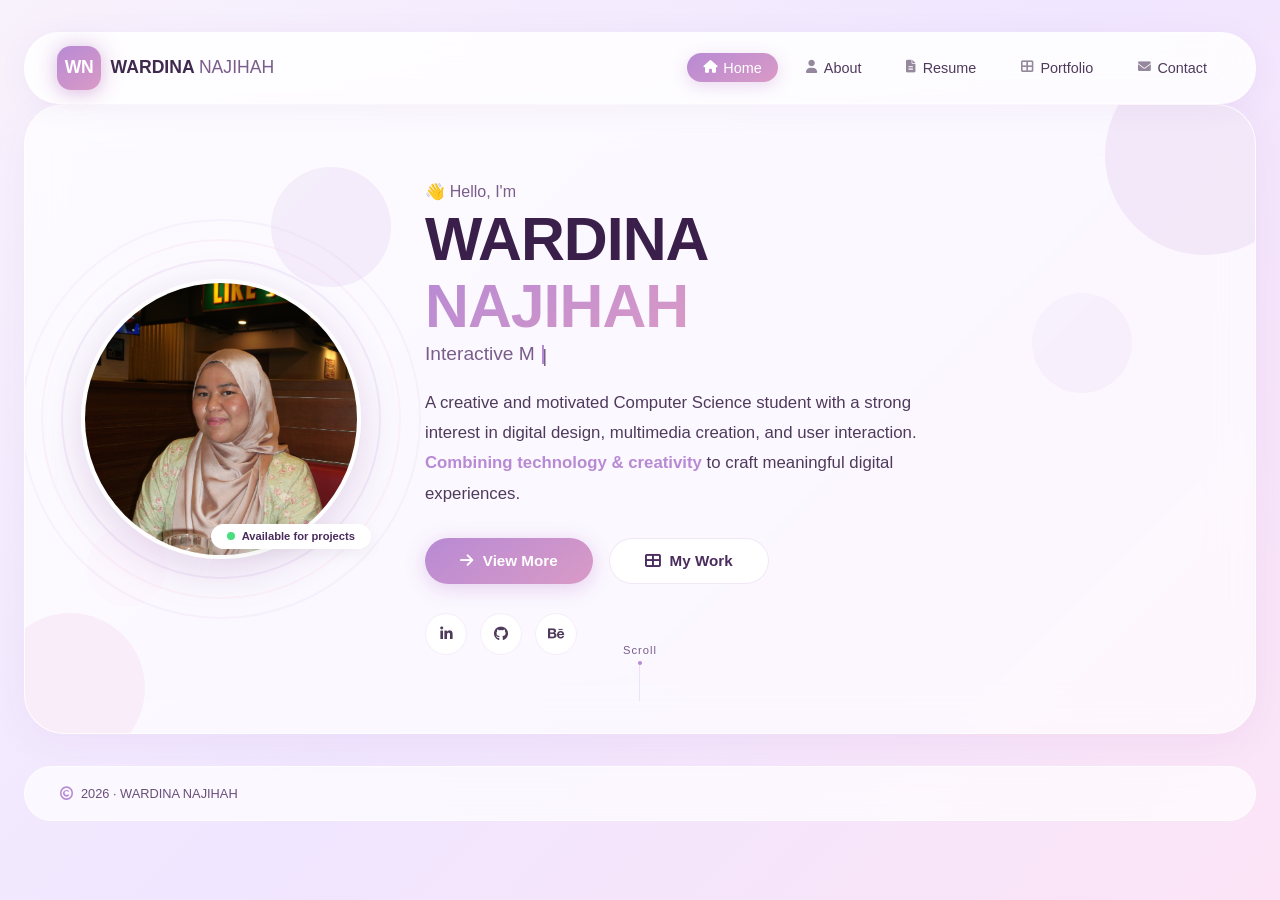
<file: index.html>
<!DOCTYPE html>
<html lang="en">
<head>
  <meta charset="UTF-8" />
  <meta name="viewport" content="width=device-width, initial-scale=1.0" />
  <title>WARDINA NAJIHAH · Home</title>
  <link rel="stylesheet" href="https://cdnjs.cloudflare.com/ajax/libs/font-awesome/6.0.0-beta3/css/all.min.css" />
  <link rel="stylesheet" href="style.css" />
</head>
<body>

<div class="portfolio-wrapper">

  <!-- ===== TOP NAV ===== -->
  <nav class="top-nav">
    <div class="logo-area">
      <div class="logo-icon">
        <span>WN</span>
        <div class="logo-glow"></div>
      </div>
      <div class="logo-text">WARDINA <span>NAJIHAH</span></div>
    </div>
    <div class="nav-links">
      <a href="index.html" class="active"><i class="fas fa-home"></i> Home</a>
      <a href="about.html"><i class="fas fa-user"></i> About</a>
      <a href="resume.html"><i class="fas fa-file-alt"></i> Resume</a>
      <a href="portfolio.html"><i class="fas fa-th-large"></i> Portfolio</a>
      <a href="contact.html"><i class="fas fa-envelope"></i> Contact</a>
    </div>
  </nav>

  <!-- ===== HERO SECTION ===== -->
  <section class="home-hero">
    <!-- Floating decorative elements -->
    <div class="floating-shapes">
      <div class="shape shape-1"></div>
      <div class="shape shape-2"></div>
      <div class="shape shape-3"></div>
      <div class="shape shape-4"></div>
      <div class="shape shape-5"></div>
    </div>

    <div class="hero-content">
      <div class="hero-image-wrapper">
        <div class="hero-image">
          <div class="profile-photo">
            <!-- ✅ FIXED: Use DIRECT image link -->
            <img src="image/DSCF4860.JPG" />
          </div>
        </div>
        <!-- Decorative rings -->
        <div class="ring ring-1"></div>
        <div class="ring ring-2"></div>
        <div class="ring ring-3"></div>
        <!-- Status badge -->
        <div class="status-badge">
          <span class="dot"></span> Available for projects
        </div>
      </div>

      <div class="hero-text">
        <div class="greeting">
          <span class="wave">👋</span> Hello, I'm
        </div>
        <h1>
          WARDINA <br />
          <span class="highlight">NAJIHAH</span>
        </h1>
        <div class="typing-wrapper">
          <span class="typing-text"></span>
          <span class="cursor">|</span>
        </div>
        <p class="hero-description">
          A creative and motivated Computer Science student with a strong interest in 
          digital design, multimedia creation, and user interaction. 
          <span class="highlight-text">Combining technology & creativity</span> 
          to craft meaningful digital experiences.
        </p>
        <div class="hero-buttons">
          <a href="about.html" class="btn-primary">
            <i class="fas fa-arrow-right"></i> View More
            <span class="btn-glow"></span>
          </a>
          <a href="portfolio.html" class="btn-secondary">
            <i class="fas fa-th-large"></i> My Work
          </a>
        </div>
        <div class="social-links">
          <a href="#" class="social-link"><i class="fab fa-linkedin-in"></i></a>
          <a href="#" class="social-link"><i class="fab fa-github"></i></a>
          <a href="#" class="social-link"><i class="fab fa-behance"></i></a>
        </div>
      </div>
    </div>

    <!-- Scroll indicator -->
    <div class="scroll-indicator">
      <span>Scroll</span>
      <div class="scroll-line">
        <div class="scroll-dot"></div>
      </div>
    </div>
  </section>

  <!-- ===== FOOTER ===== -->
  <footer class="footer-compartment">
    <span><i class="far fa-copyright"></i> 2026 · WARDINA NAJIHAH</span>
  </footer>

</div>

<script src="script.js"></script>
</body>
</html>
</file>
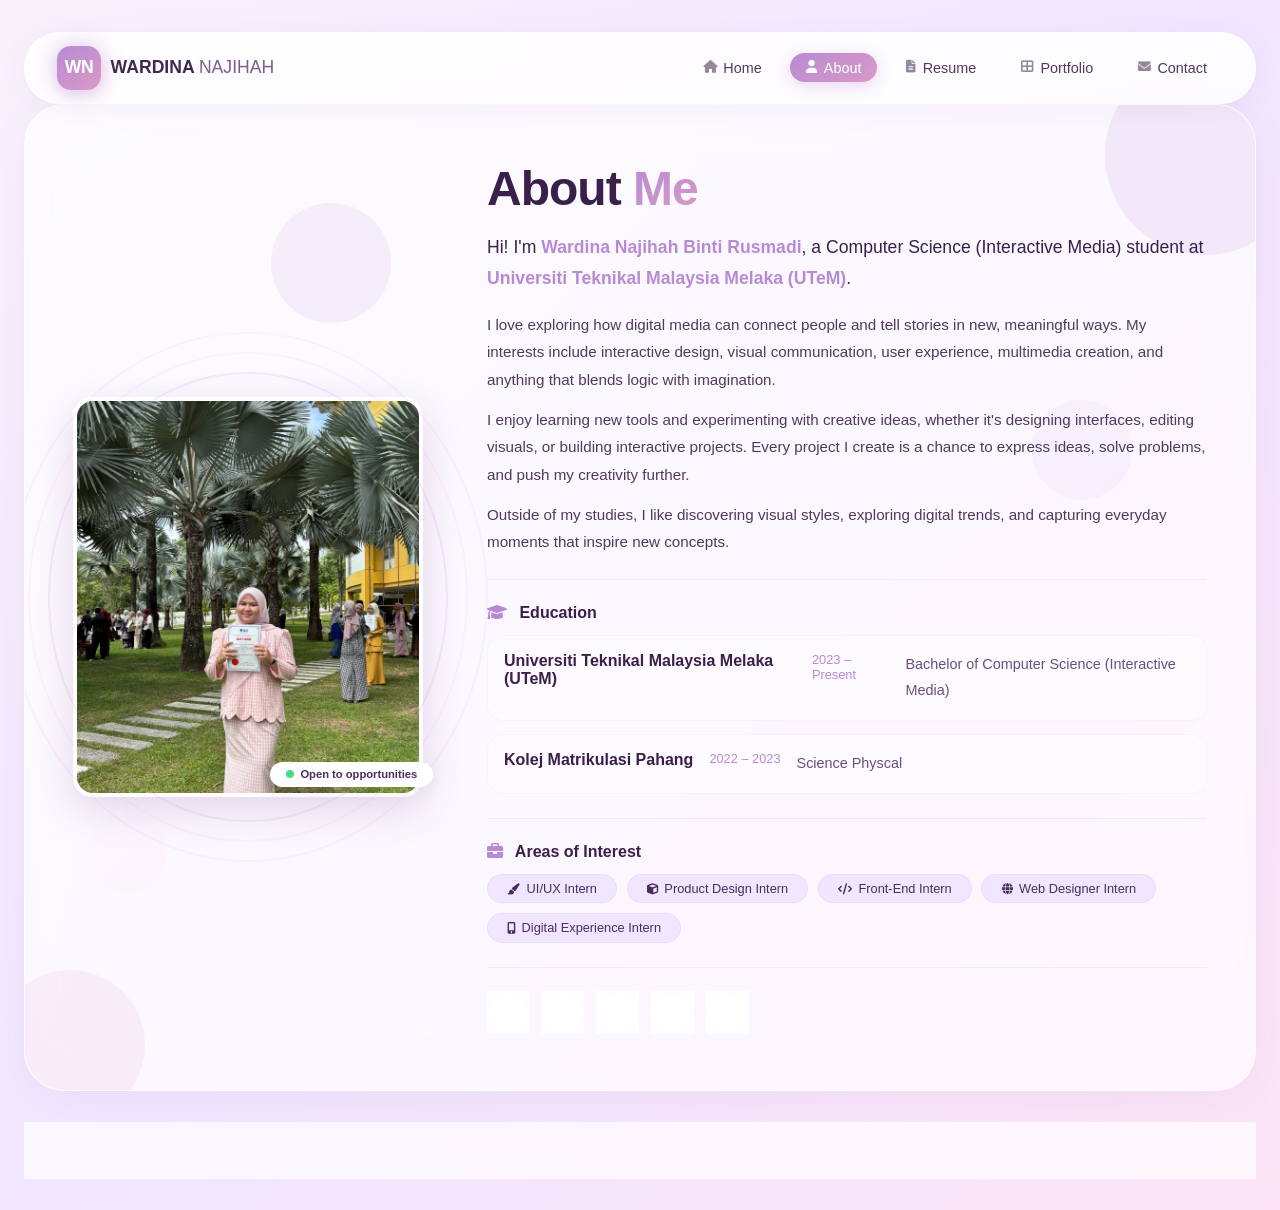
<file: about.html>
<!DOCTYPE html>
<html lang="en">
<head>
  <meta charset="UTF-8" />
  <meta name="viewport" content="width=device-width, initial-scale=1.0" />
  <title>WARDINA NAJIHAH · About</title>
  <link rel="stylesheet" href="https://cdnjs.cloudflare.com/ajax/libs/font-awesome/6.0.0-beta3/css/all.min.css" />
  <link rel="stylesheet" href="style.css" />
</head>
<body>

<div class="portfolio-wrapper">
  <!-- ===== TOP NAV ===== -->
  <nav class="top-nav">
    <div class="logo-area">
      <div class="logo-icon">
        <span>WN</span>
        <div class="logo-glow"></div>
      </div>
      <div class="logo-text">WARDINA <span>NAJIHAH</span></div>
    </div>
    <div class="nav-links">
      <a href="index.html"><i class="fas fa-home"></i> Home</a>
      <a href="about.html" class="active"><i class="fas fa-user"></i> About</a>
      <a href="resume.html"><i class="fas fa-file-alt"></i> Resume</a>
      <a href="portfolio.html"><i class="fas fa-th-large"></i> Portfolio</a>
      <a href="contact.html"><i class="fas fa-envelope"></i> Contact</a>
    </div>
  </nav>

  <!-- ===== ABOUT SECTION ===== -->
  <section class="about-page">
    <!-- Floating decorative elements -->
    <div class="floating-shapes">
      <div class="shape shape-1"></div>
      <div class="shape shape-2"></div>
      <div class="shape shape-3"></div>
      <div class="shape shape-4"></div>
      <div class="shape shape-5"></div>
    </div>

    <div class="about-content">
      <!-- Left: Profile Image (SQUARE) -->
      <div class="about-image-wrapper">
        <div class="about-image">
          <div class="about-photo-square">
            <img src="image/dekan.jpg" />
          </div>
        </div>
        <!-- Decorative rings -->
        <div class="ring ring-1"></div>
        <div class="ring ring-2"></div>
        <div class="ring ring-3"></div>
        <!-- Status badge -->
        <div class="status-badge">
          <span class="dot"></span> Open to opportunities
        </div>
      </div>

      <!-- Right: About Text -->
      <div class="about-text">
        <h1>About <span>Me</span></h1>
        <p class="about-intro">
          Hi! I'm <strong>Wardina Najihah Binti Rusmadi</strong>, a Computer Science (Interactive Media) student at 
          <strong>Universiti Teknikal Malaysia Melaka (UTeM)</strong>.
        </p>
        <p>
          I love exploring how digital media can connect people and tell stories in new, meaningful ways. 
          My interests include interactive design, visual communication, user experience, multimedia creation, 
          and anything that blends logic with imagination.
        </p>
        <p>
          I enjoy learning new tools and experimenting with creative ideas, whether it's designing interfaces, 
          editing visuals, or building interactive projects. Every project I create is a chance to express ideas, 
          solve problems, and push my creativity further.
        </p>
        <p>
          Outside of my studies, I like discovering visual styles, exploring digital trends, and capturing 
          everyday moments that inspire new concepts.
        </p>

        <!-- Education -->
        <div class="about-education">
          <h3><i class="fas fa-graduation-cap"></i> Education</h3>
          <div class="edu-item">
            <span class="edu-school">Universiti Teknikal Malaysia Melaka (UTeM)</span>
            <span class="edu-year">2023 – Present</span>
            <p>Bachelor of Computer Science (Interactive Media)</p>
          </div>
          <div class="edu-item">
            <span class="edu-school">Kolej Matrikulasi Pahang</span>
            <span class="edu-year">2022 – 2023</span>
            <p>Science Physcal</p>
          </div>
        </div>

        <!-- Roles / Interests -->
        <div class="about-roles">
          <h3><i class="fas fa-briefcase"></i> Areas of Interest</h3>
          <div class="role-tags">
            <span class="role-tag"><i class="fas fa-paint-brush"></i> UI/UX Intern</span>
            <span class="role-tag"><i class="fas fa-cube"></i> Product Design Intern</span>
            <span class="role-tag"><i class="fas fa-code"></i> Front-End Intern</span>
            <span class="role-tag"><i class="fas fa-globe"></i> Web Designer Intern</span>
            <span class="role-tag"><i class="fas fa-mobile-alt"></i> Digital Experience Intern</span>
          </div>
        </div>

        <!-- Social Links -->
        <div class="social-links about-social">
          <a href="#" class="social-link"><i class="fab fa-linkedin-in"></i></a>
          <a href="#" class="social-link"><i class="fab fa-github"></i></a>
          <a href="#" class="social-link"><i class="fab fa-behance"></i></a>
          <a href="#" class="social-link"><i class="fab fa-youtube"></i></a>
          <a href="#" class="social-link"><i class="fab fa-instagram"></i></a>
        </div>
      </div>
    </div>
  </section>

  <!-- ===== FOOTER ===== -->
  <footer class="footer-compartment">
    <span><i class="far fa-copyright"></i> 2026 · WARDINA NAJIHAH</span>
    <span><i class="fas fa-code"></i> built with sublime · interactive media</span>
  </footer>

</div>

<script src="script.js"></script>
</body>
</html>
</file>
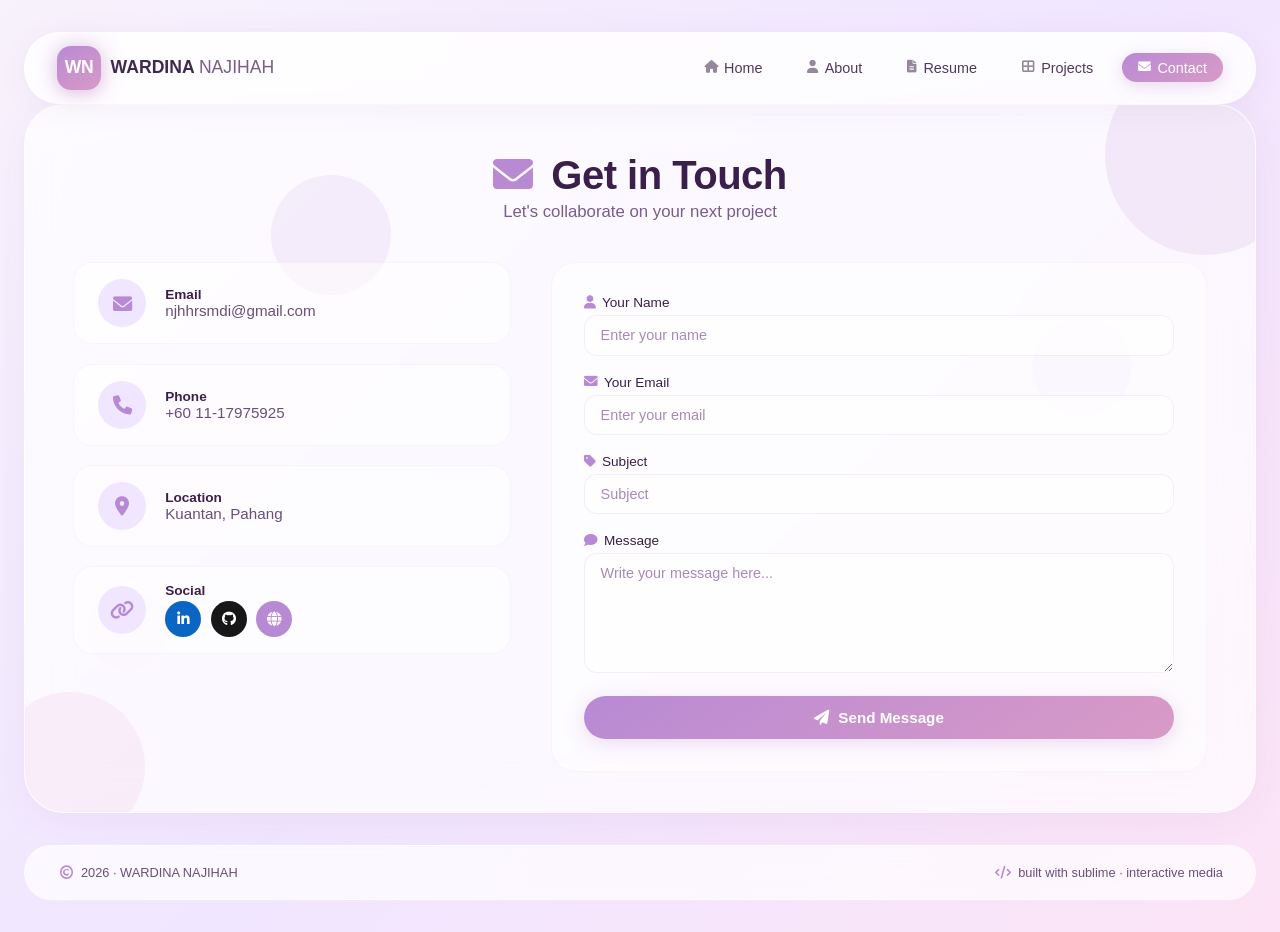
<file: contact.html>
<!DOCTYPE html>
<html lang="en">
<head>
  <meta charset="UTF-8" />
  <meta name="viewport" content="width=device-width, initial-scale=1.0" />
  <title>WARDINA NAJIHAH · Contact</title>
  <link rel="stylesheet" href="https://cdnjs.cloudflare.com/ajax/libs/font-awesome/6.0.0-beta3/css/all.min.css" />
  <link rel="stylesheet" href="style.css" />
</head>
<body>

<div class="portfolio-wrapper">

  <!-- ===== TOP NAV ===== -->
  <nav class="top-nav">
    <div class="logo-area">
      <div class="logo-icon">
        <span>WN</span>
        <div class="logo-glow"></div>
      </div>
      <div class="logo-text">WARDINA <span>NAJIHAH</span></div>
    </div>
    <div class="nav-links">
      <a href="index.html"><i class="fas fa-home"></i> Home</a>
      <a href="about.html"><i class="fas fa-user"></i> About</a>
      <a href="resume.html"><i class="fas fa-file-alt"></i> Resume</a>
      <a href="portfolio.html"><i class="fas fa-th-large"></i> Projects</a>
      <a href="contact.html" class="active"><i class="fas fa-envelope"></i> Contact</a>
    </div>
  </nav>

  <!-- ===== CONTACT PAGE ===== -->
  <section class="contact-page">
    <div class="floating-shapes">
      <div class="shape shape-1"></div>
      <div class="shape shape-2"></div>
      <div class="shape shape-3"></div>
      <div class="shape shape-4"></div>
      <div class="shape shape-5"></div>
    </div>

    <div class="contact-content">

      <!-- ===== CONTACT HEADER ===== -->
      <div class="contact-header">
        <h1><i class="fas fa-envelope"></i> Get in Touch</h1>
        <p>Let's collaborate on your next project</p>
      </div>

      <!-- ===== CONTACT GRID ===== -->
      <div class="contact-grid">

        <!-- ===== LEFT: CONTACT INFO ===== -->
        <div class="contact-info">
          <div class="contact-item">
            <div class="contact-icon"><i class="fas fa-envelope"></i></div>
            <div class="contact-detail">
              <h4>Email</h4>
              <p>njhhrsmdi@gmail.com</p>
            </div>
          </div>

          <div class="contact-item">
            <div class="contact-icon"><i class="fas fa-phone"></i></div>
            <div class="contact-detail">
              <h4>Phone</h4>
              <p>+60 11-17975925</p>
            </div>
          </div>

          <div class="contact-item">
            <div class="contact-icon"><i class="fas fa-map-marker-alt"></i></div>
            <div class="contact-detail">
              <h4>Location</h4>
              <p>Kuantan, Pahang</p>
            </div>
          </div>

          <div class="contact-item">
            <div class="contact-icon"><i class="fas fa-link"></i></div>
            <div class="contact-detail">
              <h4>Social</h4>
              <div class="contact-social-links">
                <a href="https://www.linkedin.com/in/wardina-najihah" target="_blank" class="contact-social-link linkedin"><i class="fab fa-linkedin-in"></i></a>
                <a href="https://github.com/wrdnajiha" target="_blank" class="contact-social-link github"><i class="fab fa-github"></i></a>
                <a href="https://wrdnajiha.github.io/PORTFOLIO/" target="_blank" class="contact-social-link portfolio"><i class="fas fa-globe"></i></a>
              </div>
            </div>
          </div>
        </div>

        <!-- ===== RIGHT: CONTACT FORM ===== -->
        <div class="contact-form">
          <form id="contactForm" onsubmit="sendMessage(event)">
            <div class="form-group">
              <label for="name"><i class="fas fa-user"></i> Your Name</label>
              <input type="text" id="name" placeholder="Enter your name" required />
            </div>
            <div class="form-group">
              <label for="email"><i class="fas fa-envelope"></i> Your Email</label>
              <input type="email" id="email" placeholder="Enter your email" required />
            </div>
            <div class="form-group">
              <label for="subject"><i class="fas fa-tag"></i> Subject</label>
              <input type="text" id="subject" placeholder="Subject" />
            </div>
            <div class="form-group">
              <label for="message"><i class="fas fa-comment"></i> Message</label>
              <textarea id="message" rows="5" placeholder="Write your message here..."></textarea>
            </div>
            <button type="submit" class="btn-send">
              <i class="fas fa-paper-plane"></i> Send Message
            </button>
          </form>
        </div>

      </div>

    </div>
  </section>

  <!-- ===== FOOTER ===== -->
  <footer class="footer-compartment">
    <span><i class="far fa-copyright"></i> 2026 · WARDINA NAJIHAH</span>
    <span><i class="fas fa-code"></i> built with sublime · interactive media</span>
  </footer>

</div>

<script src="script.js"></script>
</body>
</html>
</file>
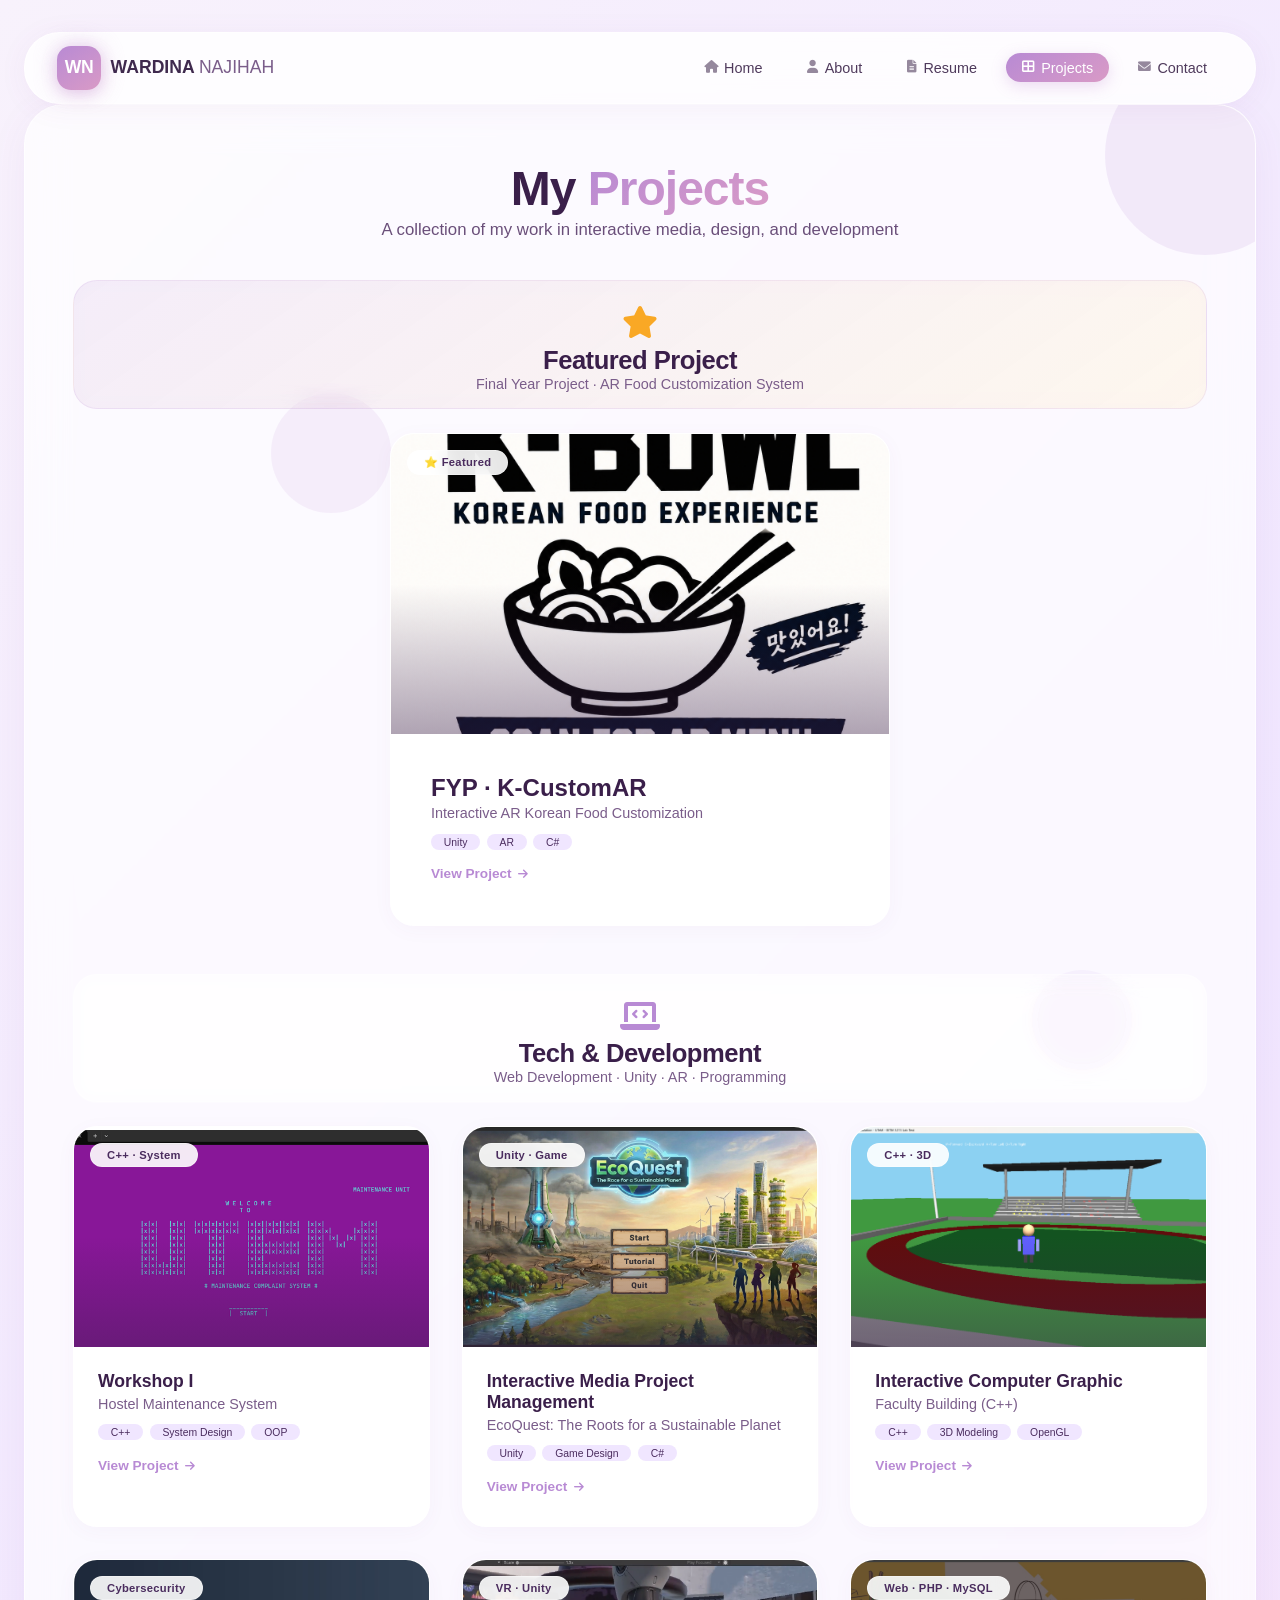
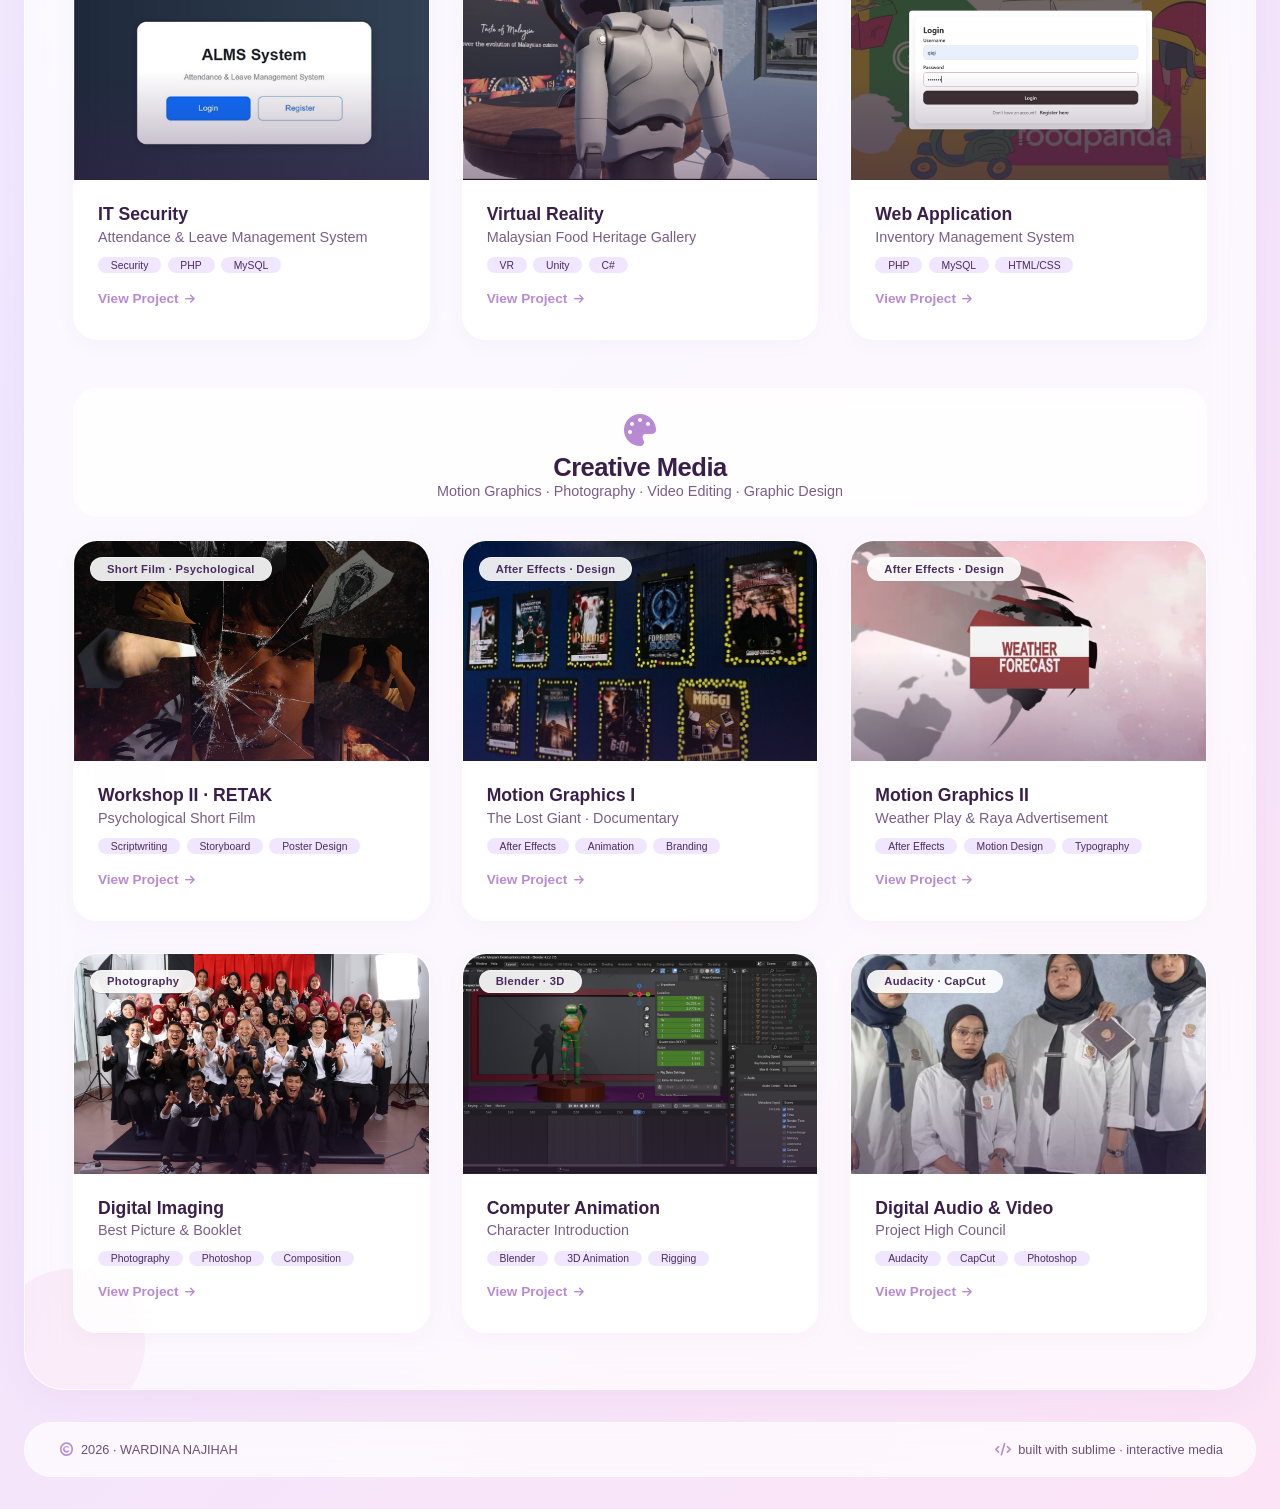
<file: portfolio.html>
<!DOCTYPE html>
<html lang="en">
<head>
  <meta charset="UTF-8" />
  <meta name="viewport" content="width=device-width, initial-scale=1.0" />
  <title>WARDINA NAJIHAH · Projects</title>
  <link rel="stylesheet" href="https://cdnjs.cloudflare.com/ajax/libs/font-awesome/6.0.0-beta3/css/all.min.css" />
  <link rel="stylesheet" href="style.css" />
</head>
<body>

<div class="portfolio-wrapper">

  <!-- ===== TOP NAV ===== -->
  <nav class="top-nav">
    <div class="logo-area">
      <div class="logo-icon">
        <span>WN</span>
        <div class="logo-glow"></div>
      </div>
      <div class="logo-text">WARDINA <span>NAJIHAH</span></div>
    </div>
    <div class="nav-links">
      <a href="index.html"><i class="fas fa-home"></i> Home</a>
      <a href="about.html"><i class="fas fa-user"></i> About</a>
      <a href="resume.html"><i class="fas fa-file-alt"></i> Resume</a>
      <a href="portfolio.html" class="active"><i class="fas fa-th-large"></i> Projects</a>
      <a href="contact.html"><i class="fas fa-envelope"></i> Contact</a>
    </div>
  </nav>

  <!-- ===== PROJECTS SECTION ===== -->
  <section class="projects-page">
    <div class="floating-shapes">
      <div class="shape shape-1"></div>
      <div class="shape shape-2"></div>
      <div class="shape shape-3"></div>
      <div class="shape shape-4"></div>
      <div class="shape shape-5"></div>
    </div>

    <div class="projects-content">
      <div class="projects-header">
        <h1>My <span>Projects</span></h1>
        <p>A collection of my work in interactive media, design, and development</p>
      </div>

      <!-- ============================================================ -->
      <!-- ===== SECTION 1: FEATURED - FYP ===== -->
      <!-- ============================================================ -->
      <div class="project-section featured-section">
        <div class="section-header featured-header">
          <div class="section-icon"><i class="fas fa-star" style="color:#f9a825;"></i></div>
          <h2>Featured Project</h2>
          <p>Final Year Project · AR Food Customization System</p>
        </div>

        <div class="projects-grid featured-grid">
          <!-- FYP -->
          <div class="project-card featured">
            <div class="project-image">
              <img src="image/ar.png" alt="Final Year Project" />
              <div class="project-overlay">
                <span class="project-type">⭐ Featured</span>
              </div>
            </div>
            <div class="project-info">
              <h3>FYP · K-CustomAR</h3>
              <p>Interactive AR Korean Food Customization</p>
              <div class="project-tags">
                <span>Unity</span>
                <span>AR</span>
                <span>C#</span>
              </div>
              <button class="project-link" onclick="openPopup('fyp')">View Project <i class="fas fa-arrow-right"></i></button>
            </div>
          </div>
        </div>
      </div>

      <!-- ============================================================ -->
      <!-- ===== SECTION 2: TECH & DEVELOPMENT ===== -->
      <!-- ============================================================ -->
      <div class="project-section">
        <div class="section-header">
          <div class="section-icon"><i class="fas fa-laptop-code"></i></div>
          <h2>Tech &amp; Development</h2>
          <p>Web Development · Unity · AR · Programming</p>
        </div>

        <div class="projects-grid">

          <!-- Workshop I -->
          <div class="project-card">
            <div class="project-image">
              <img src="image/ws1a.png" alt="Workshop I" />
              <div class="project-overlay">
                <span class="project-type">C++ · System</span>
              </div>
            </div>
            <div class="project-info">
              <h3>Workshop I</h3>
              <p>Hostel Maintenance System</p>
              <div class="project-tags">
                <span>C++</span>
                <span>System Design</span>
                <span>OOP</span>
              </div>
              <button class="project-link" onclick="openPopup('workshop1')">View Project <i class="fas fa-arrow-right"></i></button>
            </div>
          </div>

          <!-- Interactive Media Project Management -->
          <div class="project-card">
            <div class="project-image">
              <img src="image/imp.png" alt="Interactive Media Project" />
              <div class="project-overlay">
                <span class="project-type">Unity · Game</span>
              </div>
            </div>
            <div class="project-info">
              <h3>Interactive Media Project Management</h3>
              <p>EcoQuest: The Roots for a Sustainable Planet</p>
              <div class="project-tags">
                <span>Unity</span>
                <span>Game Design</span>
                <span>C#</span>
              </div>
              <button class="project-link" onclick="openPopup('interactive')">View Project <i class="fas fa-arrow-right"></i></button>
            </div>
          </div>

          <!-- Interactive Computer Graphic -->
          <div class="project-card">
            <div class="project-image">
              <img src="image/cgi.png" alt="Interactive Computer Graphic" />
              <div class="project-overlay">
                <span class="project-type">C++ · 3D</span>
              </div>
            </div>
            <div class="project-info">
              <h3>Interactive Computer Graphic</h3>
              <p>Faculty Building (C++)</p>
              <div class="project-tags">
                <span>C++</span>
                <span>3D Modeling</span>
                <span>OpenGL</span>
              </div>
              <button class="project-link" onclick="openPopup('graphic')">View Project <i class="fas fa-arrow-right"></i></button>
            </div>
          </div>

          <!-- IT Security -->
          <div class="project-card">
            <div class="project-image">
              <img src="image/sec1.png" alt="IT Security" />
              <div class="project-overlay">
                <span class="project-type">Cybersecurity</span>
              </div>
            </div>
            <div class="project-info">
              <h3>IT Security</h3>
              <p>Attendance &amp; Leave Management System</p>
              <div class="project-tags">
                <span>Security</span>
                <span>PHP</span>
                <span>MySQL</span>
              </div>
              <button class="project-link" onclick="openPopup('security')">View Project <i class="fas fa-arrow-right"></i></button>
            </div>
          </div>

          <!-- Virtual Reality -->
          <div class="project-card">
            <div class="project-image">
              <img src="image/vr-gallery.png" alt="Virtual Reality" />
              <div class="project-overlay">
                <span class="project-type">VR · Unity</span>
              </div>
            </div>
            <div class="project-info">
              <h3>Virtual Reality</h3>
              <p>Malaysian Food Heritage Gallery</p>
              <div class="project-tags">
                <span>VR</span>
                <span>Unity</span>
                <span>C#</span>
              </div>
              <button class="project-link" onclick="openPopup('vr')">View Project <i class="fas fa-arrow-right"></i></button>
            </div>
          </div>

          <!-- ===== NEW: Web Application ===== -->
          <div class="project-card">
            <div class="project-image">
              <img src="image/webapp1.png" alt="Web Application" />
              <div class="project-overlay">
                <span class="project-type">Web · PHP · MySQL</span>
              </div>
            </div>
            <div class="project-info">
              <h3>Web Application</h3>
              <p>Inventory Management System</p>
              <div class="project-tags">
                <span>PHP</span>
                <span>MySQL</span>
                <span>HTML/CSS</span>
              </div>
              <button class="project-link" onclick="openPopup('webapp')">View Project <i class="fas fa-arrow-right"></i></button>
            </div>
          </div>

        </div>
      </div>

      <!-- ============================================================ -->
      <!-- ===== SECTION 3: CREATIVE MEDIA ===== -->
      <!-- ============================================================ -->
      <div class="project-section">
        <div class="section-header">
          <div class="section-icon"><i class="fas fa-palette"></i></div>
          <h2>Creative Media</h2>
          <p>Motion Graphics · Photography · Video Editing · Graphic Design</p>
        </div>

        <div class="projects-grid">

          <!-- Workshop II · RETAK -->
          <div class="project-card">
            <div class="project-image">
              <img src="image/retak-poster.png" alt="Workshop II" />
              <div class="project-overlay">
                <span class="project-type">Short Film · Psychological</span>
              </div>
            </div>
            <div class="project-info">
              <h3>Workshop II · RETAK</h3>
              <p>Psychological Short Film</p>
              <div class="project-tags">
                <span>Scriptwriting</span>
                <span>Storyboard</span>
                <span>Poster Design</span>
              </div>
              <button class="project-link" onclick="openPopup('workshop2')">View Project <i class="fas fa-arrow-right"></i></button>
            </div>
          </div>

          <!-- Motion Graphics I -->
          <div class="project-card">
            <div class="project-image">
              <img src="image/motion1.jpg" alt="Motion Graphics 1" />
              <div class="project-overlay">
                <span class="project-type">After Effects · Design</span>
              </div>
            </div>
            <div class="project-info">
              <h3>Motion Graphics I</h3>
              <p>The Lost Giant · Documentary</p>
              <div class="project-tags">
                <span>After Effects</span>
                <span>Animation</span>
                <span>Branding</span>
              </div>
              <button class="project-link" onclick="openPopup('motion1')">View Project <i class="fas fa-arrow-right"></i></button>
            </div>
          </div>

          <!-- Motion Graphics II -->
          <div class="project-card">
            <div class="project-image">
              <img src="image/mg.png" alt="Motion Graphics 2" />
              <div class="project-overlay">
                <span class="project-type">After Effects · Design</span>
              </div>
            </div>
            <div class="project-info">
              <h3>Motion Graphics II</h3>
              <p>Weather Play &amp; Raya Advertisement</p>
              <div class="project-tags">
                <span>After Effects</span>
                <span>Motion Design</span>
                <span>Typography</span>
              </div>
              <button class="project-link" onclick="openPopup('motion2')">View Project <i class="fas fa-arrow-right"></i></button>
            </div>
          </div>

          <!-- Digital Imaging -->
          <div class="project-card">
            <div class="project-image">
              <img src="image/digim.jpg" alt="Digital Imaging" />
              <div class="project-overlay">
                <span class="project-type">Photography</span>
              </div>
            </div>
            <div class="project-info">
              <h3>Digital Imaging</h3>
              <p>Best Picture &amp; Booklet</p>
              <div class="project-tags">
                <span>Photography</span>
                <span>Photoshop</span>
                <span>Composition</span>
              </div>
              <button class="project-link" onclick="openPopup('imaging')">View Project <i class="fas fa-arrow-right"></i></button>
            </div>
          </div>

          <!-- Computer Animation -->
          <div class="project-card">
            <div class="project-image">
              <img src="image/anim1.jpg" alt="Computer Animation" />
              <div class="project-overlay">
                <span class="project-type">Blender · 3D</span>
              </div>
            </div>
            <div class="project-info">
              <h3>Computer Animation</h3>
              <p>Character Introduction</p>
              <div class="project-tags">
                <span>Blender</span>
                <span>3D Animation</span>
                <span>Rigging</span>
              </div>
              <button class="project-link" onclick="openPopup('animation')">View Project <i class="fas fa-arrow-right"></i></button>
            </div>
          </div>

          <!-- Digital Audio & Video -->
          <div class="project-card">
            <div class="project-image">
              <img src="image/audio-poster.jpg" alt="Digital Audio and Video" />
              <div class="project-overlay">
                <span class="project-type">Audacity · CapCut</span>
              </div>
            </div>
            <div class="project-info">
              <h3>Digital Audio &amp; Video</h3>
              <p>Project High Council</p>
              <div class="project-tags">
                <span>Audacity</span>
                <span>CapCut</span>
                <span>Photoshop</span>
              </div>
              <button class="project-link" onclick="openPopup('audio')">View Project <i class="fas fa-arrow-right"></i></button>
            </div>
          </div>

        </div>
      </div>

    </div>
  </section>

  <!-- ===== POPUP MODAL ===== -->
  <div id="projectPopup" class="popup-overlay">
    <div class="popup-content">
      <button class="popup-close" onclick="closePopup()"><i class="fas fa-times"></i></button>
      <div class="popup-body" id="popupBody">
        <!-- Dynamic content will be inserted here -->
      </div>
    </div>
  </div>

  <!-- ===== FOOTER ===== -->
  <footer class="footer-compartment">
    <span><i class="far fa-copyright"></i> 2026 · WARDINA NAJIHAH</span>
    <span><i class="fas fa-code"></i> built with sublime · interactive media</span>
  </footer>

</div>

<script src="script.js"></script>
</body>
</html>
</file>
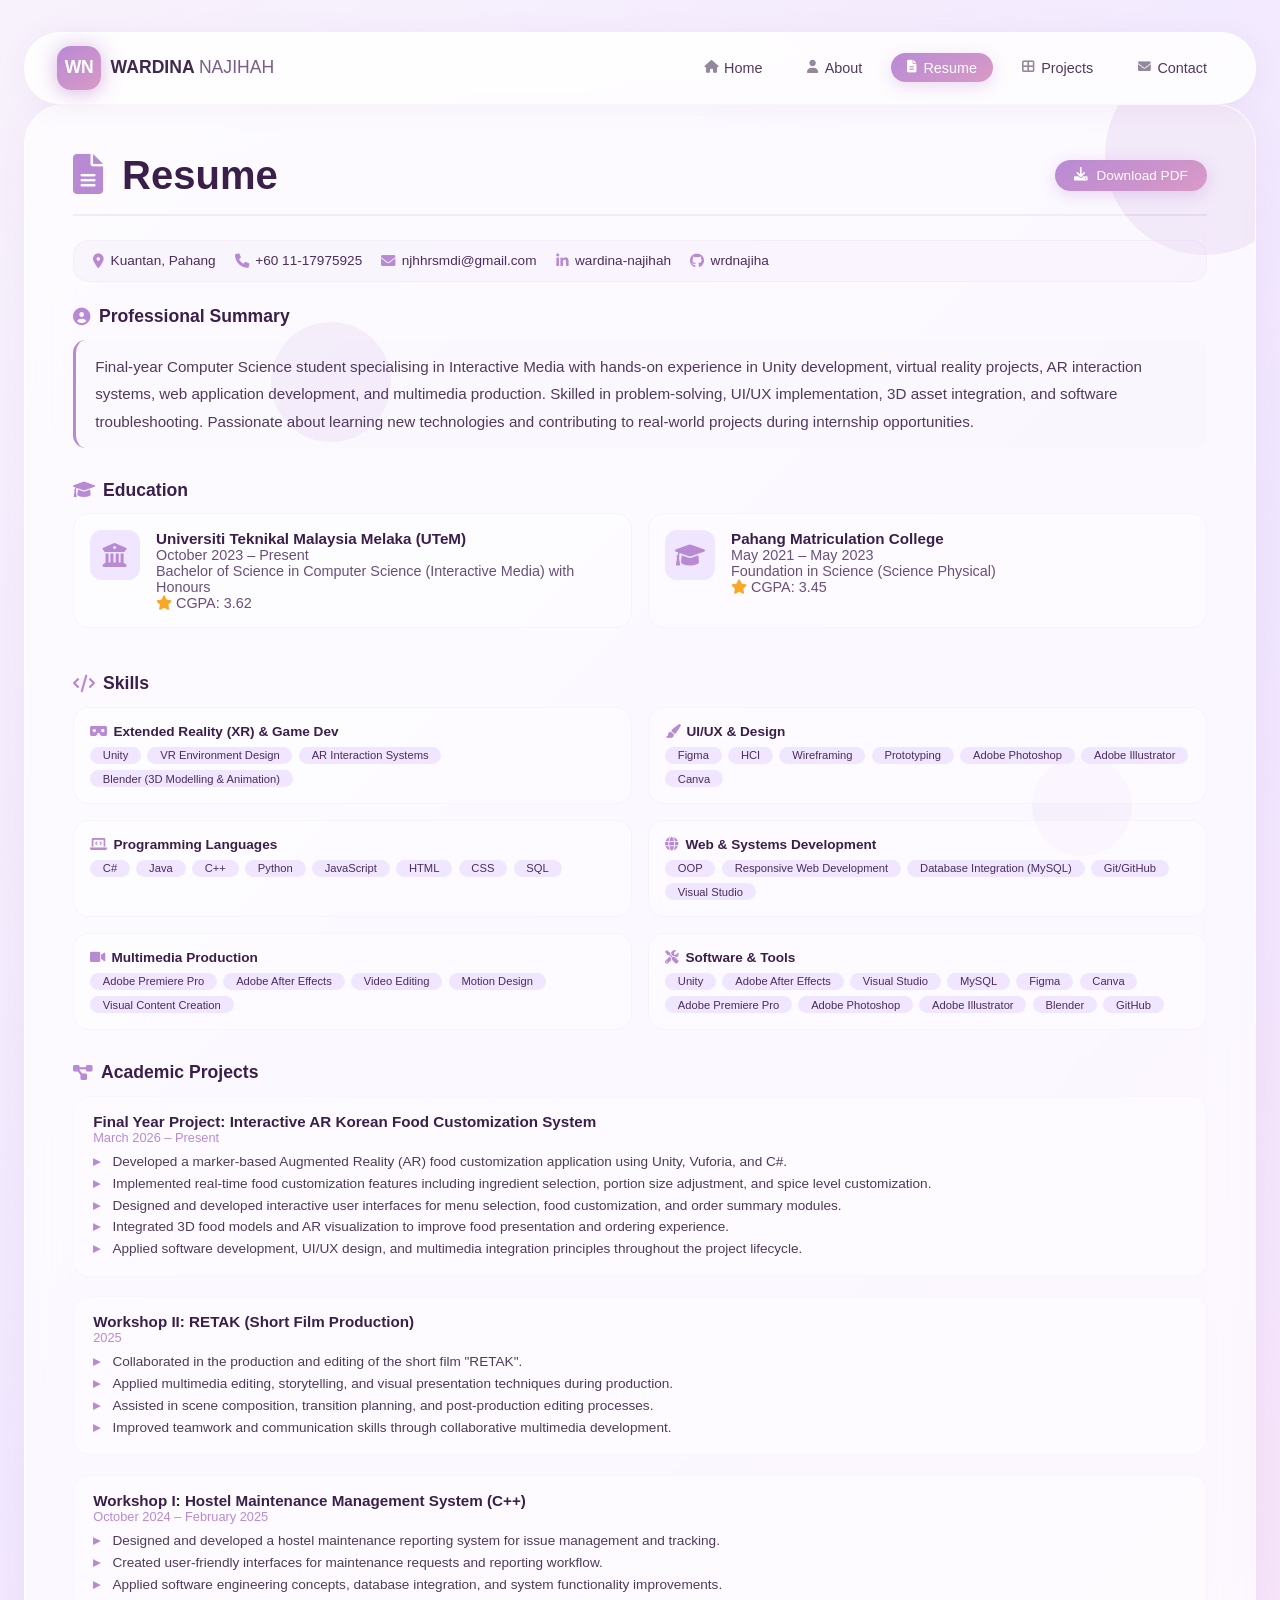
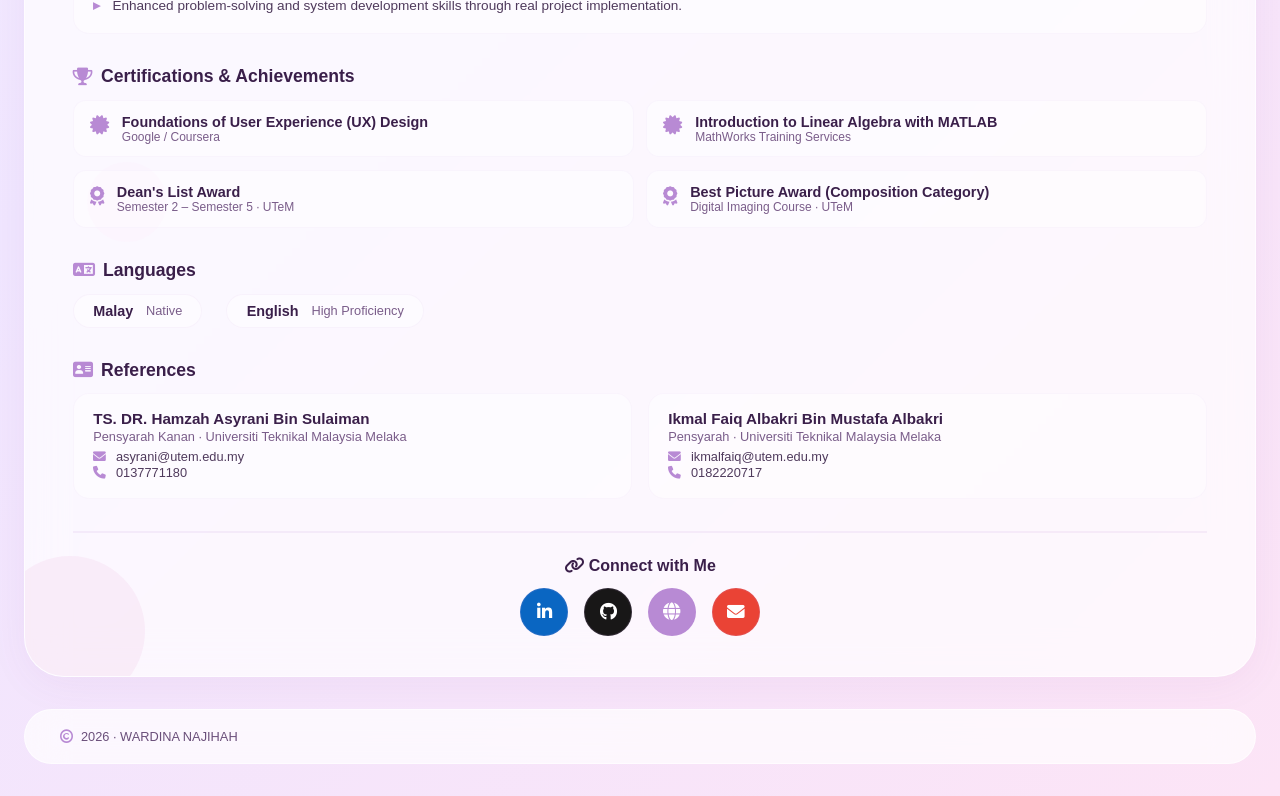
<file: resume.html>
<!DOCTYPE html>
<html lang="en">
<head>
  <meta charset="UTF-8" />
  <meta name="viewport" content="width=device-width, initial-scale=1.0" />
  <title>WARDINA NAJIHAH · Resume</title>
  <link rel="stylesheet" href="https://cdnjs.cloudflare.com/ajax/libs/font-awesome/6.0.0-beta3/css/all.min.css" />
  <link rel="stylesheet" href="style.css" />
</head>
<body>

<div class="portfolio-wrapper">

  <!-- ===== TOP NAV ===== -->
  <nav class="top-nav">
    <div class="logo-area">
      <div class="logo-icon">
        <span>WN</span>
        <div class="logo-glow"></div>
      </div>
      <div class="logo-text">WARDINA <span>NAJIHAH</span></div>
    </div>
    <div class="nav-links">
      <a href="index.html"><i class="fas fa-home"></i> Home</a>
      <a href="about.html"><i class="fas fa-user"></i> About</a>
      <a href="resume.html" class="active"><i class="fas fa-file-alt"></i> Resume</a>
      <a href="portfolio.html"><i class="fas fa-th-large"></i> Projects</a>
      <a href="contact.html"><i class="fas fa-envelope"></i> Contact</a>
    </div>
  </nav>

  <!-- ===== RESUME PAGE ===== -->
  <section class="resume-page">
    <div class="floating-shapes">
      <div class="shape shape-1"></div>
      <div class="shape shape-2"></div>
      <div class="shape shape-3"></div>
      <div class="shape shape-4"></div>
      <div class="shape shape-5"></div>
    </div>

    <div class="resume-content">

      <!-- ===== RESUME HEADER ===== -->
      <div class="resume-header">
        <h1><i class="fas fa-file-alt"></i> Resume</h1>
        <div class="resume-actions">
          <a href="#" class="btn-download"><i class="fas fa-download"></i> Download PDF</a>
        </div>
      </div>

      <!-- ===== CONTACT INFO BAR ===== -->
      <div class="contact-bar">
        <span><i class="fas fa-map-marker-alt"></i> Kuantan, Pahang</span>
        <span><i class="fas fa-phone"></i> +60 11-17975925</span>
        <span><i class="fas fa-envelope"></i> njhhrsmdi@gmail.com</span>
        <span><i class="fab fa-linkedin-in"></i> wardina-najihah</span>
        <span><i class="fab fa-github"></i> wrdnajiha</span>
      </div>

      <!-- ===== PROFESSIONAL SUMMARY ===== -->
      <div class="resume-section">
        <h3><i class="fas fa-user-circle"></i> Professional Summary</h3>
        <p class="summary-text">Final-year Computer Science student specialising in Interactive Media with hands-on experience in Unity development, virtual reality projects, AR interaction systems, web application development, and multimedia production. Skilled in problem-solving, UI/UX implementation, 3D asset integration, and software troubleshooting. Passionate about learning new technologies and contributing to real-world projects during internship opportunities.</p>
      </div>

      <!-- ===== EDUCATION ===== -->
      <div class="resume-section">
        <h3><i class="fas fa-graduation-cap"></i> Education</h3>
        <div class="edu-grid">
          <div class="edu-item">
            <div class="edu-logo">
              <i class="fas fa-university"></i>
            </div>
            <div class="edu-info">
              <h4>Universiti Teknikal Malaysia Melaka (UTeM)</h4>
              <p class="meta">October 2023 – Present</p>
              <p>Bachelor of Science in Computer Science (Interactive Media) with Honours</p>
              <p class="desc"><i class="fas fa-star" style="color:#f9a825;"></i> CGPA: 3.62</p>
            </div>
          </div>
          <div class="edu-item">
            <div class="edu-logo">
              <i class="fas fa-graduation-cap"></i>
            </div>
            <div class="edu-info">
              <h4>Pahang Matriculation College</h4>
              <p class="meta">May 2021 – May 2023</p>
              <p>Foundation in Science (Science Physical)</p>
              <p class="desc"><i class="fas fa-star" style="color:#f9a825;"></i> CGPA: 3.45</p>
            </div>
          </div>
        </div>
      </div>

      <!-- ===== SKILLS ===== -->
      <div class="resume-section">
        <h3><i class="fas fa-code"></i> Skills</h3>
        <div class="skills-grid">
          <div class="skill-category">
            <h4><i class="fas fa-vr-cardboard"></i> Extended Reality (XR) & Game Dev</h4>
            <div class="skill-tags">
              <span>Unity</span>
              <span>VR Environment Design</span>
              <span>AR Interaction Systems</span>
              <span>Blender (3D Modelling & Animation)</span>
            </div>
          </div>
          <div class="skill-category">
            <h4><i class="fas fa-paint-brush"></i> UI/UX & Design</h4>
            <div class="skill-tags">
              <span>Figma</span>
              <span>HCI</span>
              <span>Wireframing</span>
              <span>Prototyping</span>
              <span>Adobe Photoshop</span>
              <span>Adobe Illustrator</span>
              <span>Canva</span>
            </div>
          </div>
          <div class="skill-category">
            <h4><i class="fas fa-laptop-code"></i> Programming Languages</h4>
            <div class="skill-tags">
              <span>C#</span>
              <span>Java</span>
              <span>C++</span>
              <span>Python</span>
              <span>JavaScript</span>
              <span>HTML</span>
              <span>CSS</span>
              <span>SQL</span>
            </div>
          </div>
          <div class="skill-category">
            <h4><i class="fas fa-globe"></i> Web & Systems Development</h4>
            <div class="skill-tags">
              <span>OOP</span>
              <span>Responsive Web Development</span>
              <span>Database Integration (MySQL)</span>
              <span>Git/GitHub</span>
              <span>Visual Studio</span>
            </div>
          </div>
          <div class="skill-category">
            <h4><i class="fas fa-video"></i> Multimedia Production</h4>
            <div class="skill-tags">
              <span>Adobe Premiere Pro</span>
              <span>Adobe After Effects</span>
              <span>Video Editing</span>
              <span>Motion Design</span>
              <span>Visual Content Creation</span>
            </div>
          </div>
          <div class="skill-category">
            <h4><i class="fas fa-tools"></i> Software & Tools</h4>
            <div class="skill-tags">
              <span>Unity</span>
              <span>Adobe After Effects</span>
              <span>Visual Studio</span>
              <span>MySQL</span>
              <span>Figma</span>
              <span>Canva</span>
              <span>Adobe Premiere Pro</span>
              <span>Adobe Photoshop</span>
              <span>Adobe Illustrator</span>
              <span>Blender</span>
              <span>GitHub</span>
            </div>
          </div>
        </div>
      </div>

      <!-- ===== ACADEMIC PROJECTS ===== -->
      <div class="resume-section">
        <h3><i class="fas fa-project-diagram"></i> Academic Projects</h3>

        <div class="project-item">
          <h4>Final Year Project: Interactive AR Korean Food Customization System</h4>
          <p class="meta">March 2026 – Present</p>
          <ul>
            <li>Developed a marker-based Augmented Reality (AR) food customization application using Unity, Vuforia, and C#.</li>
            <li>Implemented real-time food customization features including ingredient selection, portion size adjustment, and spice level customization.</li>
            <li>Designed and developed interactive user interfaces for menu selection, food customization, and order summary modules.</li>
            <li>Integrated 3D food models and AR visualization to improve food presentation and ordering experience.</li>
            <li>Applied software development, UI/UX design, and multimedia integration principles throughout the project lifecycle.</li>
          </ul>
        </div>

        <div class="project-item">
          <h4>Workshop II: RETAK (Short Film Production)</h4>
          <p class="meta">2025</p>
          <ul>
            <li>Collaborated in the production and editing of the short film "RETAK".</li>
            <li>Applied multimedia editing, storytelling, and visual presentation techniques during production.</li>
            <li>Assisted in scene composition, transition planning, and post-production editing processes.</li>
            <li>Improved teamwork and communication skills through collaborative multimedia development.</li>
          </ul>
        </div>

        <div class="project-item">
          <h4>Workshop I: Hostel Maintenance Management System (C++)</h4>
          <p class="meta">October 2024 – February 2025</p>
          <ul>
            <li>Designed and developed a hostel maintenance reporting system for issue management and tracking.</li>
            <li>Created user-friendly interfaces for maintenance requests and reporting workflow.</li>
            <li>Applied software engineering concepts, database integration, and system functionality improvements.</li>
            <li>Enhanced problem-solving and system development skills through real project implementation.</li>
          </ul>
        </div>
      </div>

      <!-- ===== CERTIFICATIONS & ACHIEVEMENTS ===== -->
      <div class="resume-section">
        <h3><i class="fas fa-trophy"></i> Certifications & Achievements</h3>
        <div class="achievement-grid">
          <div class="achievement-item">
            <i class="fas fa-certificate"></i>
            <div>
              <h4>Foundations of User Experience (UX) Design</h4>
              <p class="meta">Google / Coursera</p>
            </div>
          </div>
          <div class="achievement-item">
            <i class="fas fa-certificate"></i>
            <div>
              <h4>Introduction to Linear Algebra with MATLAB</h4>
              <p class="meta">MathWorks Training Services</p>
            </div>
          </div>
          <div class="achievement-item">
            <i class="fas fa-award"></i>
            <div>
              <h4>Dean's List Award</h4>
              <p class="meta">Semester 2 – Semester 5 · UTeM</p>
            </div>
          </div>
          <div class="achievement-item">
            <i class="fas fa-award"></i>
            <div>
              <h4>Best Picture Award (Composition Category)</h4>
              <p class="meta">Digital Imaging Course · UTeM</p>
            </div>
          </div>
        </div>
      </div>

      <!-- ===== LANGUAGES ===== -->
      <div class="resume-section">
        <h3><i class="fas fa-language"></i> Languages</h3>
        <div class="language-grid">
          <div class="language-item">
            <span class="lang-name">Malay</span>
            <span class="lang-level">Native</span>
          </div>
          <div class="language-item">
            <span class="lang-name">English</span>
            <span class="lang-level">High Proficiency</span>
          </div>
        </div>
      </div>

      <!-- ===== REFERENCES ===== -->
      <div class="resume-section">
        <h3><i class="fas fa-address-card"></i> References</h3>
        <div class="reference-grid">
          <div class="reference-item">
            <h4>TS. DR. Hamzah Asyrani Bin Sulaiman</h4>
            <p class="meta">Pensyarah Kanan · Universiti Teknikal Malaysia Melaka</p>
            <p><i class="fas fa-envelope"></i> asyrani@utem.edu.my</p>
            <p><i class="fas fa-phone"></i> 0137771180</p>
          </div>
          <div class="reference-item">
            <h4>Ikmal Faiq Albakri Bin Mustafa Albakri</h4>
            <p class="meta">Pensyarah · Universiti Teknikal Malaysia Melaka</p>
            <p><i class="fas fa-envelope"></i> ikmalfaiq@utem.edu.my</p>
            <p><i class="fas fa-phone"></i> 0182220717</p>
          </div>
        </div>
      </div>

      <!-- ===== SOCIAL LINKS (Bottom) ===== -->
      <div class="resume-social">
        <h3><i class="fas fa-link"></i> Connect with Me</h3>
        <div class="social-links">
          <a href="https://www.linkedin.com/in/wardina-najihah" target="_blank" class="social-link linkedin"><i class="fab fa-linkedin-in"></i></a>
          <a href="http://github.com/wrdnajiha" target="_blank" class="social-link github"><i class="fab fa-github"></i></a>
          <a href="https://wrdnajiha.github.io/PORTFOLIO/" target="_blank" class="social-link portfolio"><i class="fas fa-globe"></i></a>
          <a href="mailto:njhhrsmdi@gmail.com" target="_blank" class="social-link email"><i class="fas fa-envelope"></i></a>
        </div>
      </div>

    </div>
  </section>

  <!-- ===== FOOTER ===== -->
  <footer class="footer-compartment">
    <span><i class="far fa-copyright"></i> 2026 · WARDINA NAJIHAH</span>
  </footer>

</div>

<script src="script.js"></script>
</body>
</html>
</file>
<file: style.css>
/* ===== RESET & BASE ===== */
* {
  margin: 0;
  padding: 0;
  box-sizing: border-box;
}

body {
  background: linear-gradient(135deg, #f8f2fc 0%, #f0e6ff 50%, #fce4f6 100%);
  font-family: 'Inter', -apple-system, BlinkMacSystemFont, 'Segoe UI', Roboto, sans-serif;
  color: #2d1b36;
  padding: 2rem 1.5rem;
  display: flex;
  justify-content: center;
  min-height: 100vh;
  overflow-x: hidden;
}

.portfolio-wrapper {
  max-width: 1360px;
  width: 100%;
}

/* ===== PURPLE-PINK SOFT THEME ===== */
:root {
  --soft-pink: #fce4f6;
  --soft-purple: #f0e6ff;
  --purple-light: #d9c4f0;
  --purple-mid: #b892d4;
  --pink-mid: #e8aad6;
  --deep-purple: #4a2c5e;
  --text-dark: #2d1b36;
  --text-soft: #4f3a5c;
  --card-bg: #fffffffa;
  --shadow: 0 8px 28px rgba(130, 70, 150, 0.08);
  --gradient-primary: linear-gradient(145deg, #b88ad4, #d99ac6);
  --gradient-secondary: linear-gradient(145deg, #c9a0df, #e8aad6);
}

/* ===== TOP NAV ===== */
.top-nav {
  background: rgba(255, 255, 255, 0.85);
  backdrop-filter: blur(20px);
  -webkit-backdrop-filter: blur(20px);
  border-radius: 2.2rem;
  padding: 0.8rem 2rem;
  display: flex;
  justify-content: space-between;
  align-items: center;
  flex-wrap: wrap;
  gap: 0.8rem 1.5rem;
  box-shadow: 0 4px 30px rgba(130, 70, 150, 0.06);
  border: 1px solid rgba(255, 255, 255, 0.6);
  position: relative;
  z-index: 100;
  animation: slideDown 0.6s ease-out;
}

@keyframes slideDown {
  from {
    opacity: 0;
    transform: translateY(-30px);
  }
  to {
    opacity: 1;
    transform: translateY(0);
  }
}

.logo-area {
  display: flex;
  align-items: center;
  gap: 0.6rem;
}

.logo-icon {
  background: var(--gradient-primary);
  color: white;
  width: 44px;
  height: 44px;
  border-radius: 14px;
  display: flex;
  align-items: center;
  justify-content: center;
  font-weight: 700;
  font-size: 1.1rem;
  letter-spacing: -0.5px;
  box-shadow: 0 4px 15px rgba(180, 110, 200, 0.25);
  position: relative;
  transition: transform 0.3s ease;
}

.logo-icon:hover {
  transform: scale(1.05) rotate(-3deg);
}

.logo-glow {
  position: absolute;
  width: 100%;
  height: 100%;
  border-radius: 14px;
  background: var(--gradient-primary);
  filter: blur(12px);
  opacity: 0.4;
  z-index: -1;
  animation: pulseGlow 2s ease-in-out infinite;
}

@keyframes pulseGlow {
  0%, 100% { opacity: 0.3; transform: scale(1); }
  50% { opacity: 0.6; transform: scale(1.1); }
}

.logo-text {
  font-weight: 700;
  font-size: 1.1rem;
  color: #3f2a4e;
}
.logo-text span {
  font-weight: 300;
  color: #7a5d8a;
}

.nav-links {
  display: flex;
  gap: 0.8rem;
  font-weight: 500;
  font-size: 0.9rem;
  flex-wrap: wrap;
}

.nav-links a {
  text-decoration: none;
  color: #4f3a5c;
  padding: 0.4rem 1rem;
  border-radius: 60px;
  transition: all 0.3s ease;
  display: flex;
  align-items: center;
  gap: 0.4rem;
  position: relative;
}

.nav-links a i {
  font-size: 0.8rem;
  opacity: 0.6;
}

.nav-links a:hover {
  background: var(--soft-purple);
  color: #3a1f4a;
  transform: translateY(-2px);
}

.nav-links a.active {
  background: var(--gradient-primary);
  color: white;
  box-shadow: 0 4px 15px rgba(180, 110, 200, 0.25);
}

.nav-links a.active i {
  opacity: 1;
  color: white;
}

/* ===== HOME HERO ===== */
.home-hero {
  background: rgba(255, 255, 255, 0.7);
  backdrop-filter: blur(20px);
  -webkit-backdrop-filter: blur(20px);
  border-radius: 2.5rem;
  padding: 4rem 3.5rem;
  box-shadow: 0 8px 40px rgba(130, 70, 150, 0.06);
  margin-bottom: 2rem;
  border: 1px solid rgba(255, 255, 255, 0.6);
  position: relative;
  overflow: hidden;
  min-height: 70vh;
  display: flex;
  align-items: center;
  animation: fadeInUp 0.8s ease-out 0.2s both;
}

@keyframes fadeInUp {
  from {
    opacity: 0;
    transform: translateY(40px);
  }
  to {
    opacity: 1;
    transform: translateY(0);
  }
}

/* Floating Shapes */
.floating-shapes {
  position: absolute;
  width: 100%;
  height: 100%;
  top: 0;
  left: 0;
  pointer-events: none;
  overflow: hidden;
}

.shape {
  position: absolute;
  border-radius: 50%;
  opacity: 0.15;
  animation: floatShape 20s ease-in-out infinite;
}

.shape-1 {
  width: 200px;
  height: 200px;
  background: #b88ad4;
  top: -50px;
  right: -50px;
  animation-delay: 0s;
}

.shape-2 {
  width: 150px;
  height: 150px;
  background: #e8aad6;
  bottom: -30px;
  left: -30px;
  animation-delay: -5s;
}

.shape-3 {
  width: 100px;
  height: 100px;
  background: #d9c4f0;
  top: 30%;
  right: 10%;
  animation-delay: -10s;
}

.shape-4 {
  width: 80px;
  height: 80px;
  background: #fce4f6;
  bottom: 20%;
  left: 5%;
  animation-delay: -15s;
}

.shape-5 {
  width: 120px;
  height: 120px;
  background: #c9a0df;
  top: 10%;
  left: 20%;
  animation-delay: -7s;
}

@keyframes floatShape {
  0%, 100% { transform: translate(0, 0) scale(1); }
  25% { transform: translate(20px, -30px) scale(1.05); }
  50% { transform: translate(-10px, 20px) scale(0.95); }
  75% { transform: translate(15px, -10px) scale(1.02); }
}

.hero-content {
  display: flex;
  align-items: center;
  gap: 4rem;
  flex-wrap: wrap;
  width: 100%;
  justify-content: center;
  position: relative;
  z-index: 2;
}

/* Hero Image */
.hero-image-wrapper {
  position: relative;
  flex: 0 0 280px;
}

.hero-image {
  position: relative;
}

.profile-photo {
  width: 280px;
  height: 280px;
  border-radius: 50%;
  overflow: hidden;
  box-shadow: 0 12px 40px rgba(130, 70, 150, 0.2);
  border: 4px solid rgba(255, 255, 255, 0.8);
  position: relative;
  transition: all 0.5s ease;
}

.profile-photo:hover {
  transform: scale(1.02);
  box-shadow: 0 20px 60px rgba(130, 70, 150, 0.3);
}

.profile-photo img {
  width: 100%;
  height: 100%;
  object-fit: cover;
  display: block;
}

/* Decorative Rings */
.ring {
  position: absolute;
  border-radius: 50%;
  border: 2px solid rgba(184, 138, 212, 0.2);
  animation: spinRing 30s linear infinite;
}

.ring-1 {
  width: 320px;
  height: 320px;
  top: -20px;
  left: -20px;
  animation-duration: 20s;
  border-color: rgba(184, 138, 212, 0.15);
}

.ring-2 {
  width: 360px;
  height: 360px;
  top: -40px;
  left: -40px;
  animation-duration: 25s;
  animation-direction: reverse;
  border-color: rgba(232, 170, 214, 0.12);
}

.ring-3 {
  width: 400px;
  height: 400px;
  top: -60px;
  left: -60px;
  animation-duration: 30s;
  border-color: rgba(184, 138, 212, 0.08);
}

@keyframes spinRing {
  from { transform: rotate(0deg); }
  to { transform: rotate(360deg); }
}

/* Status Badge */
.status-badge {
  position: absolute;
  bottom: 10px;
  right: -10px;
  background: white;
  padding: 0.4rem 1rem;
  border-radius: 60px;
  font-size: 0.7rem;
  font-weight: 600;
  color: #4a2c5e;
  box-shadow: 0 4px 15px rgba(0, 0, 0, 0.06);
  display: flex;
  align-items: center;
  gap: 0.4rem;
  animation: bounceIn 1s ease-out 1s both;
}

@keyframes bounceIn {
  0% { opacity: 0; transform: scale(0.5); }
  60% { opacity: 1; transform: scale(1.1); }
  100% { transform: scale(1); }
}

.status-badge .dot {
  display: inline-block;
  width: 8px;
  height: 8px;
  border-radius: 50%;
  background: #4ade80;
  animation: pulseDot 2s ease-in-out infinite;
}

@keyframes pulseDot {
  0%, 100% { opacity: 1; transform: scale(1); }
  50% { opacity: 0.5; transform: scale(0.7); }
}

/* Hero Text */
.hero-text {
  flex: 1;
  min-width: 300px;
}

.greeting {
  font-size: 1rem;
  color: #7a5d8a;
  font-weight: 500;
  margin-bottom: 0.3rem;
  display: flex;
  align-items: center;
  gap: 0.3rem;
}

.wave {
  display: inline-block;
  animation: wave 2s ease-in-out infinite;
}

@keyframes wave {
  0%, 100% { transform: rotate(0deg); }
  25% { transform: rotate(20deg); }
  50% { transform: rotate(0deg); }
  75% { transform: rotate(-10deg); }
}

.hero-text h1 {
  font-size: 3.8rem;
  font-weight: 700;
  color: #3a1f4a;
  letter-spacing: -1px;
  line-height: 1.1;
  margin-bottom: 0.2rem;
}

.hero-text h1 .highlight {
  background: var(--gradient-primary);
  -webkit-background-clip: text;
  -webkit-text-fill-color: transparent;
  background-clip: text;
}

/* Typing Effect */
.typing-wrapper {
  font-size: 1.2rem;
  font-weight: 500;
  color: #7a5d8a;
  margin-bottom: 0.8rem;
  min-height: 2rem;
}

.typing-text {
  display: inline;
}

.cursor {
  display: inline-block;
  width: 2px;
  height: 1.2rem;
  background: #b88ad4;
  margin-left: 2px;
  animation: blink 1s step-end infinite;
  vertical-align: text-bottom;
}

@keyframes blink {
  0%, 100% { opacity: 1; }
  50% { opacity: 0; }
}

.hero-description {
  color: #4f3a5c;
  line-height: 1.8;
  font-size: 1.05rem;
  max-width: 520px;
  margin-bottom: 1.8rem;
}

.highlight-text {
  color: #b88ad4;
  font-weight: 600;
}

/* Hero Buttons */
.hero-buttons {
  display: flex;
  gap: 1rem;
  flex-wrap: wrap;
  margin-bottom: 1.8rem;
}

.btn-primary {
  display: inline-flex;
  align-items: center;
  gap: 0.6rem;
  background: var(--gradient-primary);
  color: white;
  padding: 0.85rem 2.2rem;
  border-radius: 60px;
  text-decoration: none;
  font-weight: 600;
  font-size: 0.95rem;
  transition: all 0.3s ease;
  box-shadow: 0 4px 20px rgba(180, 110, 200, 0.3);
  position: relative;
  overflow: hidden;
}

.btn-primary .btn-glow {
  position: absolute;
  width: 100%;
  height: 100%;
  top: 0;
  left: 0;
  background: linear-gradient(90deg, transparent, rgba(255, 255, 255, 0.2), transparent);
  transform: translateX(-100%);
  transition: transform 0.6s ease;
}

.btn-primary:hover .btn-glow {
  transform: translateX(100%);
}

.btn-primary:hover {
  transform: translateY(-3px);
  box-shadow: 0 8px 35px rgba(180, 110, 200, 0.4);
}

.btn-primary:hover i {
  transform: translateX(5px);
}

.btn-primary i {
  transition: transform 0.3s ease;
}

.btn-secondary {
  display: inline-flex;
  align-items: center;
  gap: 0.6rem;
  background: rgba(255, 255, 255, 0.8);
  backdrop-filter: blur(10px);
  color: #4a2c5e;
  padding: 0.85rem 2.2rem;
  border-radius: 60px;
  text-decoration: none;
  font-weight: 600;
  font-size: 0.95rem;
  border: 1px solid rgba(184, 138, 212, 0.2);
  transition: all 0.3s ease;
}

.btn-secondary:hover {
  background: white;
  border-color: #b88ad4;
  transform: translateY(-3px);
  box-shadow: 0 8px 25px rgba(130, 70, 150, 0.1);
}

/* Social Links */
.social-links {
  display: flex;
  gap: 0.8rem;
  flex-wrap: wrap;
}

.social-link {
  width: 42px;
  height: 42px;
  border-radius: 50%;
  background: rgba(255, 255, 255, 0.8);
  backdrop-filter: blur(10px);
  border: 1px solid rgba(184, 138, 212, 0.15);
  display: flex;
  align-items: center;
  justify-content: center;
  color: #4f3a5c;
  text-decoration: none;
  transition: all 0.3s ease;
  font-size: 0.9rem;
}

.social-link:hover {
  background: var(--gradient-primary);
  color: white;
  transform: translateY(-3px) scale(1.05);
  box-shadow: 0 8px 25px rgba(180, 110, 200, 0.25);
}

/* Scroll Indicator */
.scroll-indicator {
  position: absolute;
  bottom: 2rem;
  left: 50%;
  transform: translateX(-50%);
  display: flex;
  flex-direction: column;
  align-items: center;
  gap: 0.3rem;
  color: #7a5d8a;
  font-size: 0.7rem;
  font-weight: 500;
  letter-spacing: 1px;
  animation: bounceScroll 2s ease-in-out infinite;
}

.scroll-line {
  width: 1px;
  height: 40px;
  background: rgba(184, 138, 212, 0.2);
  position: relative;
}

.scroll-dot {
  width: 4px;
  height: 4px;
  border-radius: 50%;
  background: #b88ad4;
  position: absolute;
  top: 0;
  left: 50%;
  transform: translateX(-50%);
  animation: scrollDot 2s ease-in-out infinite;
}

@keyframes scrollDot {
  0% { top: 0; opacity: 1; }
  100% { top: 100%; opacity: 0; }
}

@keyframes bounceScroll {
  0%, 100% { transform: translateX(-50%) translateY(0); }
  50% { transform: translateX(-50%) translateY(-5px); }
}

/* ===== FOOTER ===== */
.footer-compartment {
  background: rgba(255, 255, 255, 0.7);
  backdrop-filter: blur(20px);
  -webkit-backdrop-filter: blur(20px);
  border-radius: 1.8rem;
  padding: 1.2rem 2rem;
  display: flex;
  justify-content: space-between;
  align-items: center;
  flex-wrap: wrap;
  font-size: 0.8rem;
  color: #6a4f7a;
  border: 1px solid rgba(255, 255, 255, 0.6);
  animation: fadeInUp 0.8s ease-out 1.4s both;
}

.footer-compartment i {
  margin: 0 0.2rem;
  color: #b88ad4;
}

/* ===== RESPONSIVE ===== */
@media (max-width: 820px) {
  .top-nav {
    flex-direction: column;
    align-items: stretch;
    padding: 1rem 1.5rem;
  }
  .nav-links {
    justify-content: center;
  }
  .hero-content {
    flex-direction: column;
    text-align: center;
    gap: 2rem;
  }
  .hero-image-wrapper {
    flex: 0 0 auto;
  }
  .profile-photo {
    width: 200px;
    height: 200px;
  }
  .ring-1 { width: 240px; height: 240px; top: -20px; left: -20px; }
  .ring-2 { width: 280px; height: 280px; top: -40px; left: -40px; }
  .ring-3 { width: 320px; height: 320px; top: -60px; left: -60px; }
  .hero-text h1 {
    font-size: 2.5rem;
  }
  .hero-description {
    margin-left: auto;
    margin-right: auto;
  }
  .hero-buttons {
    justify-content: center;
  }
  .social-links {
    justify-content: center;
  }
  .home-hero {
    padding: 2.5rem 1.5rem;
    min-height: auto;
  }
  .scroll-indicator {
    display: none;
  }
  .status-badge {
    bottom: 5px;
    right: 5px;
    font-size: 0.6rem;
    padding: 0.3rem 0.8rem;
  }
}

@media (max-width: 500px) {
  .profile-photo {
    width: 160px;
    height: 160px;
  }
  .hero-text h1 {
    font-size: 2rem;
  }
  .home-hero {
    padding: 2rem 1.2rem;
  }
  .hero-buttons {
    flex-direction: column;
    align-items: center;
  }
  .btn-primary, .btn-secondary {
    width: 100%;
    justify-content: center;
  }
  .nav-links a {
    font-size: 0.75rem;
    padding: 0.3rem 0.7rem;
  }
  .nav-links a i {
    display: none;
  }
  .typing-wrapper {
    font-size: 1rem;
  }
  .footer-compartment {
    flex-direction: column;
    text-align: center;
    gap: 0.5rem;
    padding: 1rem;
  }
}
/* ===== ABOUT PAGE ===== */
.about-page {
  background: rgba(255, 255, 255, 0.7);
  backdrop-filter: blur(20px);
  -webkit-backdrop-filter: blur(20px);
  border-radius: 2.5rem;
  padding: 3.5rem 3rem;
  box-shadow: 0 8px 40px rgba(130, 70, 150, 0.06);
  margin-bottom: 2rem;
  border: 1px solid rgba(255, 255, 255, 0.6);
  position: relative;
  overflow: hidden;
  min-height: 70vh;
  display: flex;
  align-items: center;
  animation: fadeInUp 0.8s ease-out 0.2s both;
}

.about-content {
  display: flex;
  align-items: center;
  gap: 4rem;
  flex-wrap: wrap;
  width: 100%;
  justify-content: center;
  position: relative;
  z-index: 2;
}

/* About Image - SQUARE */
.about-image-wrapper {
  position: relative;
  flex: 0 0 350px;
}

.about-image {
  position: relative;
}

.about-photo-square {
  width: 350px;
  height: 400px;
  border-radius: 20px;
  overflow: hidden;
  box-shadow: 0 12px 40px rgba(130, 70, 150, 0.2);
  border: 4px solid rgba(255, 255, 255, 0.8);
  position: relative;
  transition: all 0.5s ease;
}

.about-photo-square:hover {
  transform: scale(1.02);
  box-shadow: 0 20px 60px rgba(130, 70, 150, 0.3);
}

.about-photo-square img {
  width: 100%;
  height: 100%;
  object-fit: cover;
  display: block;
}

/* Decorative Rings - adjusted for square image */
.about-image-wrapper .ring-1 {
  width: 400px;
  height: 450px;
  top: -25px;
  left: -25px;
  animation-duration: 20s;
  border-color: rgba(184, 138, 212, 0.15);
}

.about-image-wrapper .ring-2 {
  width: 440px;
  height: 490px;
  top: -45px;
  left: -45px;
  animation-duration: 25s;
  animation-direction: reverse;
  border-color: rgba(232, 170, 214, 0.12);
}

.about-image-wrapper .ring-3 {
  width: 480px;
  height: 530px;
  top: -65px;
  left: -65px;
  animation-duration: 30s;
  border-color: rgba(184, 138, 212, 0.08);
}

/* About Text */
.about-text {
  flex: 1;
  min-width: 300px;
}

.about-text h1 {
  font-size: 3rem;
  font-weight: 700;
  color: #3a1f4a;
  letter-spacing: -1px;
  margin-bottom: 1rem;
}

.about-text h1 span {
  background: var(--gradient-primary);
  -webkit-background-clip: text;
  -webkit-text-fill-color: transparent;
  background-clip: text;
}

.about-text .about-intro {
  font-size: 1.1rem;
  color: #3a1f4a;
  line-height: 1.8;
  margin-bottom: 1rem;
}

.about-text .about-intro strong {
  color: #b88ad4;
}

.about-text p {
  color: #4f3a5c;
  line-height: 1.8;
  font-size: 0.95rem;
  margin-bottom: 0.8rem;
}

/* Education */
.about-education {
  margin-top: 1.5rem;
  padding-top: 1.5rem;
  border-top: 1px solid rgba(184, 138, 212, 0.15);
}

.about-education h3 {
  font-size: 1rem;
  font-weight: 600;
  color: #3a1f4a;
  margin-bottom: 0.8rem;
}

.about-education h3 i {
  color: #b88ad4;
  margin-right: 0.5rem;
}

.edu-item {
  margin-bottom: 0.8rem;
}

.edu-item .edu-school {
  font-weight: 600;
  color: #3a1f4a;
  display: block;
}

.edu-item .edu-year {
  font-size: 0.8rem;
  color: #b88ad4;
  font-weight: 500;
}

.edu-item p {
  font-size: 0.9rem !important;
  color: #6a4f7a !important;
  margin-bottom: 0 !important;
}

/* Roles / Interests */
.about-roles {
  margin-top: 1.5rem;
  padding-top: 1.5rem;
  border-top: 1px solid rgba(184, 138, 212, 0.15);
}

.about-roles h3 {
  font-size: 1rem;
  font-weight: 600;
  color: #3a1f4a;
  margin-bottom: 0.8rem;
}

.about-roles h3 i {
  color: #b88ad4;
  margin-right: 0.5rem;
}

.role-tags {
  display: flex;
  flex-wrap: wrap;
  gap: 0.6rem;
}

.role-tag {
  background: var(--soft-purple);
  padding: 0.4rem 1.2rem;
  border-radius: 60px;
  font-size: 0.8rem;
  font-weight: 500;
  color: #4a2c5e;
  display: inline-flex;
  align-items: center;
  gap: 0.4rem;
  transition: all 0.3s ease;
  border: 1px solid rgba(184, 138, 212, 0.1);
}

.role-tag:hover {
  background: var(--gradient-primary);
  color: white;
  transform: translateY(-2px);
  box-shadow: 0 4px 15px rgba(180, 110, 200, 0.25);
}

.role-tag i {
  font-size: 0.7rem;
}

.about-social {
  margin-top: 1.5rem;
  padding-top: 1.5rem;
  border-top: 1px solid rgba(184, 138, 212, 0.15);
}

/* Status Badge for About */
.about-image-wrapper .status-badge {
  position: absolute;
  bottom: 10px;
  right: -10px;
  background: white;
  padding: 0.4rem 1rem;
  border-radius: 60px;
  font-size: 0.7rem;
  font-weight: 600;
  color: #4a2c5e;
  box-shadow: 0 4px 15px rgba(0, 0, 0, 0.06);
  display: flex;
  align-items: center;
  gap: 0.4rem;
  animation: bounceIn 1s ease-out 1s both;
}

.about-image-wrapper .status-badge .dot {
  display: inline-block;
  width: 8px;
  height: 8px;
  border-radius: 50%;
  background: #4ade80;
  animation: pulseDot 2s ease-in-out infinite;
}

/* Responsive About */
@media (max-width: 820px) {
  .about-page {
    padding: 2.5rem 1.5rem;
    min-height: auto;
  }
  .about-content {
    flex-direction: column;
    text-align: center;
    gap: 2rem;
  }
  .about-image-wrapper {
    flex: 0 0 auto;
  }
  .about-photo-square {
    width: 280px;
    height: 320px;
  }
  .about-image-wrapper .ring-1 { 
    width: 320px; 
    height: 360px; 
    top: -20px; 
    left: -20px; 
  }
  .about-image-wrapper .ring-2 { 
    width: 360px; 
    height: 400px; 
    top: -40px; 
    left: -40px; 
  }
  .about-image-wrapper .ring-3 { 
    width: 400px; 
    height: 440px; 
    top: -60px; 
    left: -60px; 
  }
  .about-text h1 {
    font-size: 2.2rem;
  }
  .role-tags {
    justify-content: center;
  }
  .about-image-wrapper .status-badge {
    bottom: 5px;
    right: 5px;
    font-size: 0.6rem;
    padding: 0.3rem 0.8rem;
  }
}

@media (max-width: 500px) {
  .about-photo-square {
    width: 220px;
    height: 260px;
  }
  .about-text h1 {
    font-size: 1.8rem;
  }
  .about-page {
    padding: 2rem 1.2rem;
  }
  .role-tag {
    font-size: 0.7rem;
    padding: 0.3rem 1rem;
  }
}

/* ===== PROJECTS PAGE ===== */
.projects-page {
  background: rgba(255, 255, 255, 0.7);
  backdrop-filter: blur(20px);
  -webkit-backdrop-filter: blur(20px);
  border-radius: 2.5rem;
  padding: 3.5rem 3rem;
  box-shadow: 0 8px 40px rgba(130, 70, 150, 0.06);
  margin-bottom: 2rem;
  border: 1px solid rgba(255, 255, 255, 0.6);
  position: relative;
  overflow: hidden;
  animation: fadeInUp 0.8s ease-out 0.2s both;
}

.projects-content {
  position: relative;
  z-index: 2;
}

.projects-header {
  text-align: center;
  margin-bottom: 2.5rem;
}

.projects-header h1 {
  font-size: 3rem;
  font-weight: 700;
  color: #3a1f4a;
  letter-spacing: -1px;
}

.projects-header h1 span {
  background: var(--gradient-primary);
  -webkit-background-clip: text;
  -webkit-text-fill-color: transparent;
  background-clip: text;
}

.projects-header p {
  color: #6a4f7a;
  font-size: 1.05rem;
  margin-top: 0.3rem;
}

/* Projects Grid */
.projects-grid {
  display: grid;
  grid-template-columns: repeat(auto-fill, minmax(300px, 1fr));
  gap: 2rem;
}

/* Featured Project */
.project-card.featured {
  grid-column: 1 / -1;
  display: grid;
  grid-template-columns: 1fr 1fr;
  gap: 0;
  padding: 0;
  overflow: hidden;
}

.project-card.featured .project-image {
  height: 100%;
  min-height: 300px;
}

.project-card.featured .project-info {
  display: flex;
  flex-direction: column;
  justify-content: center;
  padding: 2.5rem;
}

.project-card.featured .project-info h3 {
  font-size: 1.5rem;
}

/* Project Card */
.project-card {
  background: rgba(255, 255, 255, 0.8);
  backdrop-filter: blur(10px);
  border-radius: 1.5rem;
  overflow: hidden;
  border: 1px solid rgba(255, 255, 255, 0.6);
  transition: all 0.4s ease;
  box-shadow: 0 4px 20px rgba(130, 70, 150, 0.04);
}

.project-card:hover {
  transform: translateY(-8px);
  box-shadow: 0 16px 50px rgba(130, 70, 150, 0.12);
  border-color: rgba(184, 138, 212, 0.2);
}

/* Project Image */
.project-image {
  position: relative;
  width: 100%;
  height: 220px;
  overflow: hidden;
  background: #f0e6f8;
}

.project-card.featured .project-image {
  height: 100%;
  min-height: 300px;
}

.project-image img {
  width: 100%;
  height: 100%;
  object-fit: cover;
  transition: transform 0.5s ease;
}

.project-card:hover .project-image img {
  transform: scale(1.05);
}

.project-overlay {
  position: absolute;
  top: 0;
  left: 0;
  width: 100%;
  height: 100%;
  background: linear-gradient(to bottom, transparent 50%, rgba(58, 31, 74, 0.4));
  display: flex;
  align-items: flex-start;
  justify-content: flex-start;
  padding: 1rem;
}

.project-type {
  background: rgba(255, 255, 255, 0.9);
  backdrop-filter: blur(10px);
  padding: 0.3rem 1rem;
  border-radius: 60px;
  font-size: 0.7rem;
  font-weight: 600;
  color: #4a2c5e;
  letter-spacing: 0.3px;
  border: 1px solid rgba(255, 255, 255, 0.3);
}

/* Project Info */
.project-info {
  padding: 1.5rem 1.5rem 1.8rem;
}

.project-info h3 {
  font-size: 1.1rem;
  font-weight: 600;
  color: #3a1f4a;
  margin-bottom: 0.2rem;
}

.project-info p {
  color: #7a5d8a;
  font-size: 0.9rem;
  margin-bottom: 0.8rem;
}

.project-tags {
  display: flex;
  flex-wrap: wrap;
  gap: 0.4rem;
  margin-bottom: 1rem;
}

.project-tags span {
  background: var(--soft-purple);
  padding: 0.15rem 0.8rem;
  border-radius: 60px;
  font-size: 0.65rem;
  font-weight: 500;
  color: #4a2c5e;
}

.project-link {
  display: inline-flex;
  align-items: center;
  gap: 0.4rem;
  color: #b88ad4;
  font-weight: 600;
  font-size: 0.85rem;
  text-decoration: none;
  transition: all 0.3s ease;
  border: none;
  background: none;
  cursor: pointer;
  border-bottom: 2px solid transparent;
  padding-bottom: 0.1rem;
  font-family: inherit;
}

.project-link:hover {
  color: #4a2c5e;
  border-bottom-color: #b88ad4;
  gap: 0.8rem;
}

.project-link i {
  font-size: 0.7rem;
  transition: transform 0.3s ease;
}

.project-link:hover i {
  transform: translateX(4px);
}

/* ===== POPUP MODAL ===== */
.popup-overlay {
  display: none;
  position: fixed;
  top: 0;
  left: 0;
  width: 100%;
  height: 100%;
  background: rgba(0, 0, 0, 0.5);
  backdrop-filter: blur(8px);
  z-index: 1000;
  justify-content: center;
  align-items: center;
  animation: fadeIn 0.3s ease;
}

.popup-overlay.active {
  display: flex;
}

@keyframes fadeIn {
  from { opacity: 0; }
  to { opacity: 1; }
}

.popup-content {
  background: white;
  border-radius: 2rem;
  max-width: 700px;
  width: 90%;
  max-height: 85vh;
  overflow-y: auto;
  padding: 2.5rem;
  position: relative;
  animation: slideUp 0.4s ease;
  box-shadow: 0 30px 80px rgba(0, 0, 0, 0.15);
}

@keyframes slideUp {
  from {
    opacity: 0;
    transform: translateY(40px);
  }
  to {
    opacity: 1;
    transform: translateY(0);
  }
}

.popup-close {
  position: sticky;
  top: 0;
  float: right;
  background: var(--soft-purple);
  border: none;
  width: 40px;
  height: 40px;
  border-radius: 50%;
  font-size: 1.1rem;
  color: #4a2c5e;
  cursor: pointer;
  transition: all 0.3s ease;
  display: flex;
  align-items: center;
  justify-content: center;
  margin-bottom: 1rem;
  z-index: 10;
}

.popup-close:hover {
  background: #4a2c5e;
  color: white;
  transform: rotate(90deg);
}

.popup-body h2 {
  font-size: 1.8rem;
  color: #3a1f4a;
  margin-bottom: 0.2rem;
}

.popup-body .popup-subtitle {
  color: #7a5d8a;
  font-size: 1rem;
  margin-bottom: 1.5rem;
}

.popup-body .popup-image {
  width: 100%;
  border-radius: 1rem;
  margin-bottom: 1.5rem;
  overflow: hidden;
}

.popup-body .popup-image img {
  width: 100%;
  height: auto;
  object-fit: cover;
}

.popup-body .popup-description {
  color: #4f3a5c;
  line-height: 1.8;
  font-size: 0.95rem;
  margin-bottom: 1rem;
}

.popup-body .popup-details {
  display: grid;
  grid-template-columns: 1fr 1fr;
  gap: 1rem;
  margin: 1.5rem 0;
}

.popup-body .popup-detail-item {
  background: var(--soft-purple);
  padding: 1rem;
  border-radius: 1rem;
}

.popup-body .popup-detail-item strong {
  display: block;
  color: #3a1f4a;
  font-size: 0.8rem;
  margin-bottom: 0.2rem;
}

.popup-body .popup-detail-item span {
  color: #6a4f7a;
  font-size: 0.9rem;
}

.popup-body .popup-tags {
  display: flex;
  flex-wrap: wrap;
  gap: 0.5rem;
  margin: 1rem 0;
}

.popup-body .popup-tags span {
  background: var(--soft-purple);
  padding: 0.2rem 1rem;
  border-radius: 60px;
  font-size: 0.75rem;
  font-weight: 500;
  color: #4a2c5e;
}

.popup-body .popup-link {
  display: inline-flex;
  align-items: center;
  gap: 0.5rem;
  background: var(--gradient-primary);
  color: white;
  padding: 0.7rem 1.8rem;
  border-radius: 60px;
  text-decoration: none;
  font-weight: 600;
  font-size: 0.9rem;
  transition: all 0.3s ease;
  margin-top: 0.5rem;
}

.popup-body .popup-link:hover {
  transform: translateY(-2px);
  box-shadow: 0 8px 25px rgba(180, 110, 200, 0.3);
}

/* Responsive */
@media (max-width: 820px) {
  .projects-page {
    padding: 2.5rem 1.5rem;
  }
  .projects-header h1 {
    font-size: 2.2rem;
  }
  .projects-grid {
    grid-template-columns: repeat(auto-fill, minmax(280px, 1fr));
    gap: 1.5rem;
  }
  .project-image {
    height: 180px;
  }
  .project-card.featured {
    grid-template-columns: 1fr;
  }
  .project-card.featured .project-image {
    height: 220px;
    min-height: auto;
  }
  .project-card.featured .project-info {
    padding: 1.5rem;
  }
  .project-card.featured .project-info h3 {
    font-size: 1.2rem;
  }
  .popup-content {
    padding: 1.5rem;
    width: 95%;
  }
  .popup-body .popup-details {
    grid-template-columns: 1fr;
  }
}

@media (max-width: 500px) {
  .projects-page {
    padding: 2rem 1.2rem;
  }
  .projects-header h1 {
    font-size: 1.8rem;
  }
  .projects-grid {
    grid-template-columns: 1fr;
    gap: 1.2rem;
  }
  .project-image {
    height: 200px;
  }
  .project-card.featured .project-image {
    height: 200px;
  }
  .project-info {
    padding: 1.2rem;
  }
  .project-info h3 {
    font-size: 1rem;
  }
  .popup-content {
    padding: 1.2rem;
    border-radius: 1.2rem;
  }
  .popup-body h2 {
    font-size: 1.4rem;
  }
}
/* ===== RETAK LINKS SECTION ===== */
.retak-links-section {
  margin-top: 1.5rem;
  padding-top: 1.5rem;
  border-top: 1px solid rgba(184, 138, 212, 0.15);
}

.retak-section-title {
  font-size: 0.95rem;
  font-weight: 600;
  color: #3a1f4a;
  margin-bottom: 0.8rem;
}

.retak-section-title i {
  color: #b88ad4;
  margin-right: 0.4rem;
}

.retak-links-grid {
  display: grid;
  grid-template-columns: 1fr 1fr;
  gap: 0.6rem;
  margin-bottom: 1rem;
}

.retak-link-btn {
  display: flex;
  align-items: center;
  gap: 0.5rem;
  padding: 0.6rem 1rem;
  border-radius: 60px;
  text-decoration: none;
  font-size: 0.8rem;
  font-weight: 500;
  transition: all 0.3s ease;
  border: 1px solid rgba(184, 138, 212, 0.15);
  background: rgba(255, 255, 255, 0.6);
  color: #4a2c5e;
}

.retak-link-btn:hover {
  transform: translateY(-2px);
  box-shadow: 0 4px 15px rgba(130, 70, 150, 0.1);
}

.retak-link-btn i {
  font-size: 0.9rem;
}

/* Button Colors */
.script-btn:hover { background: #e8d4f5; border-color: #b88ad4; }
.storyboard-btn:hover { background: #fce4f6; border-color: #e8aad6; }
.poster-btn:hover { background: #f0e6ff; border-color: #d9c4f0; }
.merch-btn:hover { background: #fce4f6; border-color: #e8aad6; }
.report-btn:hover { background: #e8d4f5; border-color: #b88ad4; }
.logbook-btn:hover { background: #f0e6ff; border-color: #d9c4f0; }

/* Video Section */
.retak-video-section {
  margin-top: 0.5rem;
}

.retak-video-links {
  display: flex;
  flex-wrap: wrap;
  gap: 0.8rem;
}

.retak-video-btn {
  display: inline-flex;
  align-items: center;
  gap: 0.5rem;
  padding: 0.7rem 1.5rem;
  border-radius: 60px;
  text-decoration: none;
  font-size: 0.85rem;
  font-weight: 600;
  transition: all 0.3s ease;
}

.promo-btn {
  background: linear-gradient(145deg, #b88ad4, #d99ac6);
  color: white;
  box-shadow: 0 4px 15px rgba(180, 110, 200, 0.25);
}

.promo-btn:hover {
  transform: translateY(-2px);
  box-shadow: 0 8px 25px rgba(180, 110, 200, 0.35);
  color: white;
}

.full-btn {
  background: #4a2c5e;
  color: white;
  box-shadow: 0 4px 15px rgba(74, 44, 94, 0.25);
}

.full-btn:hover {
  transform: translateY(-2px);
  box-shadow: 0 8px 25px rgba(74, 44, 94, 0.35);
  color: white;
}

/* Responsive */
@media (max-width: 500px) {
  .retak-links-grid {
    grid-template-columns: 1fr;
  }
  .retak-video-links {
    flex-direction: column;
  }
  .retak-video-btn {
    justify-content: center;
  }
}
/* ===== GALLERY SECTION ===== */
.gallery-section {
  margin: 1rem 0 1.5rem 0;
  background: rgba(240, 230, 248, 0.3);
  border-radius: 1.2rem;
  padding: 1rem 0.5rem 0.8rem 0.5rem;
}

.gallery-scroll {
  overflow: hidden;
  padding: 0 0.5rem;
}

.gallery-track {
  display: flex;
  gap: 1rem;
  overflow-x: auto;
  scroll-behavior: smooth;
  padding: 0.3rem 0.2rem 0.8rem 0.2rem;
  -webkit-overflow-scrolling: touch;
  scrollbar-width: none;
}

.gallery-track::-webkit-scrollbar {
  display: none;
}

.gallery-item {
  flex: 0 0 240px;
  border-radius: 1rem;
  overflow: hidden;
  position: relative;
  box-shadow: 0 4px 15px rgba(130, 70, 150, 0.08);
  border: 2px solid rgba(255, 255, 255, 0.6);
  transition: all 0.3s ease;
}

.gallery-item:hover {
  transform: scale(1.02);
  box-shadow: 0 8px 30px rgba(130, 70, 150, 0.15);
}

.gallery-item img {
  width: 100%;
  height: 180px;
  object-fit: cover;
  display: block;
}

.gallery-label {
  position: absolute;
  bottom: 0;
  left: 0;
  right: 0;
  padding: 0.5rem 0.8rem;
  background: linear-gradient(to top, rgba(0,0,0,0.7), transparent);
  color: white;
  font-size: 0.7rem;
  font-weight: 600;
  letter-spacing: 0.5px;
  text-transform: uppercase;
}

.gallery-nav {
  display: flex;
  align-items: center;
  justify-content: center;
  gap: 1.5rem;
  margin-top: 0.5rem;
}

.gallery-btn {
  width: 36px;
  height: 36px;
  border-radius: 50%;
  border: none;
  background: var(--gradient-primary);
  color: white;
  cursor: pointer;
  transition: all 0.3s ease;
  box-shadow: 0 4px 12px rgba(180, 110, 200, 0.2);
  display: flex;
  align-items: center;
  justify-content: center;
}

.gallery-btn:hover {
  transform: scale(1.1);
  box-shadow: 0 6px 20px rgba(180, 110, 200, 0.35);
}

.gallery-btn i {
  font-size: 0.8rem;
}

.gallery-indicator {
  font-size: 0.85rem;
  font-weight: 600;
  color: #4a2c5e;
}

/* ===== RETAK RESOURCES ===== */
.retak-resources {
  margin-top: 1.5rem;
  padding-top: 1.5rem;
  border-top: 1px solid rgba(184, 138, 212, 0.15);
}

.retak-title {
  font-size: 1rem;
  font-weight: 600;
  color: #3a1f4a;
  margin-bottom: 0.8rem;
}

.retak-title i {
  color: #b88ad4;
  margin-right: 0.4rem;
}

.retak-grid {
  display: grid;
  grid-template-columns: 1fr 1fr;
  gap: 0.6rem;
}

.retak-resource-btn {
  display: flex;
  align-items: center;
  gap: 0.7rem;
  padding: 0.7rem 1.2rem;
  border-radius: 60px;
  text-decoration: none;
  font-size: 0.85rem;
  font-weight: 500;
  color: #4a2c5e;
  background: rgba(255, 255, 255, 0.6);
  border: 1.5px solid rgba(184, 138, 212, 0.15);
  transition: all 0.3s ease;
}

.retak-resource-btn:hover {
  transform: translateY(-3px);
  box-shadow: 0 6px 20px rgba(130, 70, 150, 0.1);
  background: white;
  border-color: var(--btn-color, #b88ad4);
}

.retak-resource-btn i:first-child {
  font-size: 1.1rem;
  color: var(--btn-color, #b88ad4);
  width: 24px;
  text-align: center;
}

.retak-resource-btn .btn-arrow {
  margin-left: auto;
  font-size: 0.7rem;
  opacity: 0.3;
  transition: all 0.3s ease;
}

.retak-resource-btn:hover .btn-arrow {
  opacity: 1;
  transform: translateX(4px);
  color: var(--btn-color, #b88ad4);
}

/* ===== RETAK VIDEOS ===== */
.retak-videos {
  margin-top: 1rem;
  padding-top: 1rem;
  border-top: 1px solid rgba(184, 138, 212, 0.15);
}

.retak-video-grid {
  display: flex;
  flex-direction: column;
  gap: 0.6rem;
}

.retak-video-btn {
  display: flex;
  align-items: center;
  gap: 1rem;
  padding: 0.8rem 1.5rem;
  border-radius: 1rem;
  text-decoration: none;
  transition: all 0.3s ease;
  border: 1.5px solid rgba(184, 138, 212, 0.1);
  background: rgba(255, 255, 255, 0.6);
}

.retak-video-btn:hover {
  transform: translateY(-3px);
  box-shadow: 0 8px 30px rgba(130, 70, 150, 0.12);
}

.retak-video-btn .video-icon {
  width: 44px;
  height: 44px;
  border-radius: 50%;
  display: flex;
  align-items: center;
  justify-content: center;
  font-size: 1.3rem;
  flex-shrink: 0;
}

.promo-btn .video-icon {
  background: linear-gradient(145deg, #b88ad4, #d99ac6);
  color: white;
  box-shadow: 0 4px 15px rgba(180, 110, 200, 0.25);
}

.full-btn .video-icon {
  background: linear-gradient(145deg, #4a2c5e, #7a5d8a);
  color: white;
  box-shadow: 0 4px 15px rgba(74, 44, 94, 0.25);
}

.retak-video-btn .video-info {
  flex: 1;
}

.retak-video-btn .video-label {
  font-weight: 600;
  font-size: 0.9rem;
  color: #3a1f4a;
  display: block;
}

.retak-video-btn .video-desc {
  font-size: 0.75rem;
  color: #7a5d8a;
}

.retak-video-btn .video-arrow {
  font-size: 0.8rem;
  color: #b88ad4;
  opacity: 0.4;
  transition: all 0.3s ease;
}

.retak-video-btn:hover .video-arrow {
  opacity: 1;
  transform: translateX(4px);
}

/* Responsive */
@media (max-width: 500px) {
  .retak-grid {
    grid-template-columns: 1fr;
  }
  .gallery-item {
    flex: 0 0 180px;
  }
  .gallery-item img {
    height: 140px;
  }
  .retak-video-btn {
    padding: 0.6rem 1rem;
  }
  .retak-video-btn .video-icon {
    width: 36px;
    height: 36px;
    font-size: 1rem;
  }
}
/* ===== SOFTWARE SECTION ===== */
.software-section {
  margin-top: 1.5rem;
  padding-top: 1.5rem;
  border-top: 1px solid rgba(184, 138, 212, 0.15);
}

.software-title {
  font-size: 0.95rem;
  font-weight: 600;
  color: #3a1f4a;
  margin-bottom: 0.8rem;
}

.software-title i {
  color: #b88ad4;
  margin-right: 0.4rem;
}

.software-grid {
  display: flex;
  flex-wrap: wrap;
  gap: 0.8rem;
}

.software-item {
  display: flex;
  align-items: center;
  gap: 0.6rem;
  padding: 0.5rem 1.2rem 0.5rem 0.8rem;
  border-radius: 60px;
  background: rgba(255, 255, 255, 0.6);
  border: 1px solid rgba(184, 138, 212, 0.1);
  transition: all 0.3s ease;
}

.software-item:hover {
  transform: translateY(-3px);
  box-shadow: 0 6px 20px rgba(130, 70, 150, 0.08);
  background: white;
}

.software-icon {
  width: 36px;
  height: 36px;
  border-radius: 50%;
  display: flex;
  align-items: center;
  justify-content: center;
  font-size: 0.9rem;
  flex-shrink: 0;
}

.software-name {
  font-size: 0.8rem;
  font-weight: 500;
  color: #4a2c5e;
}

/* Responsive */
@media (max-width: 500px) {
  .software-grid {
    gap: 0.5rem;
  }
  .software-item {
    padding: 0.4rem 0.8rem 0.4rem 0.6rem;
  }
  .software-icon {
    width: 30px;
    height: 30px;
    font-size: 0.7rem;
  }
  .software-name {
    font-size: 0.7rem;
  }
}
/* ===== VIDEO SECTION ===== */
.popup-video-section {
  margin: 0.5rem 0 1.2rem 0;
  border-radius: 1.2rem;
  overflow: hidden;
  background: #0a0a0a;
  box-shadow: 0 8px 30px rgba(0, 0, 0, 0.1);
  width: 100%;
  max-width: 100%;
}

.popup-video {
  width: 100%;
  height: auto;
  max-height: 350px;
  display: block;
  border-radius: 1.2rem;
  background: #0a0a0a;
  object-fit: contain;
}

/* For very large videos, constrain height */
.popup-video-section {
  position: relative;
  padding-bottom: 56.25%; /* 16:9 Aspect Ratio */
  height: 0;
  overflow: hidden;
  border-radius: 1.2rem;
  background: #0a0a0a;
}

.popup-video-section video {
  position: absolute;
  top: 0;
  left: 0;
  width: 100%;
  height: 100%;
  border-radius: 1.2rem;
  object-fit: contain;
}

/* For videos that are not 16:9, use this instead */
.popup-video-section.auto-height {
  padding-bottom: 0;
  height: auto;
  background: #0a0a0a;
}

.popup-video-section.auto-height video {
  position: relative;
  height: auto;
  max-height: 400px;
}

.popup-video:focus {
  outline: none;
}

/* Custom video controls */
.popup-video::-webkit-media-controls-panel {
  background: rgba(58, 31, 74, 0.7);
  backdrop-filter: blur(10px);
}

.popup-video::-webkit-media-controls-play-button {
  color: white;
}

.popup-video::-webkit-media-controls-timeline {
  background: rgba(255, 255, 255, 0.2);
  border-radius: 10px;
}

.popup-video::-webkit-media-controls-current-time-display,
.popup-video::-webkit-media-controls-time-remaining-display {
  color: white;
}

/* Responsive */
@media (max-width: 500px) {
  .popup-video-section {
    border-radius: 0.8rem;
    margin: 0.3rem 0 0.8rem 0;
  }
  .popup-video {
    max-height: 250px;
  }
  .popup-video-section video {
    max-height: 250px;
  }
}

/* ===== EXTRA LINKS SECTION ===== */
.extra-links-section {
  margin-top: 1.5rem;
  padding-top: 1.5rem;
  border-top: 1px solid rgba(184, 138, 212, 0.15);
}

.extra-links-title {
  font-size: 0.95rem;
  font-weight: 600;
  color: #3a1f4a;
  margin-bottom: 0.8rem;
}

.extra-links-title i {
  color: #b88ad4;
  margin-right: 0.4rem;
}

.extra-links-grid {
  display: flex;
  flex-direction: column;
  gap: 0.6rem;
}

.extra-link-btn {
  display: flex;
  align-items: center;
  gap: 0.8rem;
  padding: 0.8rem 1.5rem;
  border-radius: 1rem;
  text-decoration: none;
  transition: all 0.3s ease;
  border: 1.5px solid rgba(184, 138, 212, 0.1);
  background: rgba(255, 255, 255, 0.6);
  color: #4a2c5e;
}

.extra-link-btn:hover {
  transform: translateY(-3px);
  box-shadow: 0 8px 30px rgba(130, 70, 150, 0.1);
  background: white;
  border-color: #b88ad4;
}

.extra-link-btn i:first-child {
  font-size: 1.1rem;
  color: #b88ad4;
  width: 24px;
  text-align: center;
}

.extra-link-btn span {
  flex: 1;
  font-weight: 500;
  font-size: 0.9rem;
}

.extra-link-btn i:last-child {
  font-size: 0.8rem;
  opacity: 0.3;
  transition: all 0.3s ease;
}

.extra-link-btn:hover i:last-child {
  opacity: 1;
  transform: translateX(4px);
  color: #b88ad4;
}

.part1-btn:hover {
  border-color: #b88ad4;
  background: rgba(184, 138, 212, 0.05);
}

.part2-btn:hover {
  border-color: #d99ac6;
  background: rgba(217, 154, 198, 0.05);
}

.extra-links-desc {
  font-size: 0.85rem;
  color: #7a5d8a;
  margin-top: 0.8rem;
  font-style: italic;
  line-height: 1.6;
}

/* Responsive */
@media (max-width: 500px) {
  .extra-link-btn {
    padding: 0.6rem 1rem;
    font-size: 0.8rem;
  }
  .extra-link-btn span {
    font-size: 0.8rem;
  }
}

/* ===== YOUTUBE BUTTON ===== */
.youtube-section {
  margin: 0.5rem 0 1rem 0;
}

.youtube-btn {
  display: flex;
  align-items: center;
  gap: 0.8rem;
  padding: 0.8rem 1.5rem;
  border-radius: 1rem;
  text-decoration: none;
  transition: all 0.3s ease;
  background: rgba(255, 0, 0, 0.08);
  border: 1.5px solid rgba(255, 0, 0, 0.2);
  color: #cc0000;
  justify-content: center;
}

.youtube-btn:hover {
  transform: translateY(-3px);
  box-shadow: 0 8px 30px rgba(255, 0, 0, 0.15);
  background: rgba(255, 0, 0, 0.12);
  border-color: #cc0000;
}

.youtube-btn i:first-child {
  font-size: 1.5rem;
  color: #ff0000;
}

.youtube-btn span {
  font-weight: 600;
  font-size: 0.95rem;
}

.youtube-btn i:last-child {
  font-size: 0.8rem;
  opacity: 0.3;
  transition: all 0.3s ease;
}

.youtube-btn:hover i:last-child {
  opacity: 1;
  transform: translateX(4px);
  color: #cc0000;
}

/* Responsive */
@media (max-width: 500px) {
  .youtube-btn {
    padding: 0.6rem 1rem;
    font-size: 0.8rem;
  }
  .youtube-btn i:first-child {
    font-size: 1.2rem;
  }
  .youtube-btn span {
    font-size: 0.8rem;
  }
}
/* ===== POSTER FULL IMAGE ===== */
.poster-full-section {
  margin: 1rem 0 1.2rem 0;
}

.poster-title {
  font-size: 0.95rem;
  font-weight: 600;
  color: #3a1f4a;
  margin-bottom: 0.6rem;
}

.poster-title i {
  color: #b88ad4;
  margin-right: 0.4rem;
}

.poster-full-image {
  border-radius: 1.2rem;
  overflow: hidden;
  box-shadow: 0 8px 30px rgba(130, 70, 150, 0.08);
  border: 2px solid rgba(255, 255, 255, 0.6);
  background: #f0e6f8;
}

.poster-full-image img {
  width: 100%;
  height: auto;
  max-height: 500px;
  object-fit: contain;
  display: block;
}

@media (max-width: 500px) {
  .poster-full-image img {
    max-height: 300px;
  }
}

/* ===== DRIVE BUTTON ===== */
.drive-section {
  margin: 0.5rem 0 0.5rem 0;
}

.drive-btn {
  display: flex;
  align-items: center;
  gap: 0.8rem;
  padding: 0.8rem 1.5rem;
  border-radius: 1rem;
  text-decoration: none;
  transition: all 0.3s ease;
  background: rgba(66, 133, 244, 0.08);
  border: 1.5px solid rgba(66, 133, 244, 0.2);
  color: #1a73e8;
  justify-content: center;
}

.drive-btn:hover {
  transform: translateY(-3px);
  box-shadow: 0 8px 30px rgba(66, 133, 244, 0.15);
  background: rgba(66, 133, 244, 0.12);
  border-color: #1a73e8;
}

.drive-btn i:first-child {
  font-size: 1.5rem;
  color: #1a73e8;
}

.drive-btn span {
  font-weight: 600;
  font-size: 0.95rem;
}

.drive-btn i:last-child {
  font-size: 0.8rem;
  opacity: 0.3;
  transition: all 0.3s ease;
}

.drive-btn:hover i:last-child {
  opacity: 1;
  transform: translateX(4px);
  color: #1a73e8;
}

/* Responsive */
@media (max-width: 500px) {
  .drive-btn {
    padding: 0.6rem 1rem;
    font-size: 0.8rem;
  }
  .drive-btn i:first-child {
    font-size: 1.2rem;
  }
  .drive-btn span {
    font-size: 0.8rem;
  }
}

/* ===== SINGLE VIDEO BUTTON ===== */
.single-video-section {
  margin: 1rem 0 0.5rem 0;
}

.single-video-btn {
  display: flex;
  align-items: center;
  gap: 1rem;
  padding: 0.8rem 1.5rem;
  border-radius: 1rem;
  text-decoration: none;
  transition: all 0.3s ease;
  border: 1.5px solid rgba(184, 138, 212, 0.1);
  background: rgba(255, 255, 255, 0.6);
}

.single-video-btn:hover {
  transform: translateY(-3px);
  box-shadow: 0 8px 30px rgba(130, 70, 150, 0.1);
  background: white;
  border-color: #b88ad4;
}

.single-video-btn .video-icon {
  width: 44px;
  height: 44px;
  border-radius: 50%;
  display: flex;
  align-items: center;
  justify-content: center;
  font-size: 1.3rem;
  flex-shrink: 0;
  background: linear-gradient(145deg, #b88ad4, #d99ac6);
  color: white;
  box-shadow: 0 4px 15px rgba(180, 110, 200, 0.25);
}

.single-video-btn .video-info {
  flex: 1;
}

.single-video-btn .video-label {
  font-weight: 600;
  font-size: 0.9rem;
  color: #3a1f4a;
  display: block;
}

.single-video-btn .video-desc {
  font-size: 0.75rem;
  color: #7a5d8a;
}

.single-video-btn .video-arrow {
  font-size: 0.8rem;
  color: #b88ad4;
  opacity: 0.4;
  transition: all 0.3s ease;
}

.single-video-btn:hover .video-arrow {
  opacity: 1;
  transform: translateX(4px);
}

/* Responsive */
@media (max-width: 500px) {
  .single-video-btn {
    padding: 0.6rem 1rem;
  }
  .single-video-btn .video-icon {
    width: 36px;
    height: 36px;
    font-size: 1rem;
  }
}
/* ===== MOTION GRAPHICS II - TWO VIDEO BUTTONS ===== */
.motion2-videos-section {
  margin-top: 1.5rem;
  padding-top: 1.5rem;
  border-top: 1px solid rgba(184, 138, 212, 0.15);
}

.motion2-title {
  font-size: 0.95rem;
  font-weight: 600;
  color: #3a1f4a;
  margin-bottom: 0.8rem;
}

.motion2-title i {
  color: #b88ad4;
  margin-right: 0.4rem;
}

.motion2-video-grid {
  display: flex;
  flex-direction: column;
  gap: 0.6rem;
}

.motion2-video-btn {
  display: flex;
  align-items: center;
  gap: 1rem;
  padding: 0.8rem 1.5rem;
  border-radius: 1rem;
  text-decoration: none;
  transition: all 0.3s ease;
  border: 1.5px solid rgba(184, 138, 212, 0.1);
  background: rgba(255, 255, 255, 0.6);
}

.motion2-video-btn:hover {
  transform: translateY(-3px);
  box-shadow: 0 8px 30px rgba(130, 70, 150, 0.1);
  background: white;
  border-color: #b88ad4;
}

.motion2-video-btn .video-icon {
  width: 44px;
  height: 44px;
  border-radius: 50%;
  display: flex;
  align-items: center;
  justify-content: center;
  font-size: 1.1rem;
  flex-shrink: 0;
  color: white;
}

.weather-btn .video-icon {
  background: linear-gradient(145deg, #f9a825, #f57f17);
  box-shadow: 0 4px 15px rgba(249, 168, 37, 0.25);
}

.raya-btn .video-icon {
  background: linear-gradient(145deg, #6a1b9a, #4a148c);
  box-shadow: 0 4px 15px rgba(106, 27, 154, 0.25);
}

.motion2-video-btn .video-info {
  flex: 1;
}

.motion2-video-btn .video-label {
  font-weight: 600;
  font-size: 0.9rem;
  color: #3a1f4a;
  display: block;
}

.motion2-video-btn .video-desc {
  font-size: 0.75rem;
  color: #7a5d8a;
}

.motion2-video-btn .video-arrow {
  font-size: 0.8rem;
  color: #b88ad4;
  opacity: 0.4;
  transition: all 0.3s ease;
}

.motion2-video-btn:hover .video-arrow {
  opacity: 1;
  transform: translateX(4px);
}

/* Responsive */
@media (max-width: 500px) {
  .motion2-video-btn {
    padding: 0.6rem 1rem;
  }
  .motion2-video-btn .video-icon {
    width: 36px;
    height: 36px;
    font-size: 0.9rem;
  }
}
/* ===== VIDEO GALLERY (Animation Exercises) ===== */
.video-gallery-section {
  margin-top: 1.5rem;
  padding-top: 1.5rem;
  border-top: 1px solid rgba(184, 138, 212, 0.15);
}

.video-gallery-title {
  font-size: 0.95rem;
  font-weight: 600;
  color: #3a1f4a;
  margin-bottom: 0.8rem;
}

.video-gallery-title i {
  color: #b88ad4;
  margin-right: 0.4rem;
}

.video-gallery-grid {
  display: flex;
  flex-direction: column;
  gap: 0.6rem;
}

.video-gallery-item {
  display: flex;
  flex-direction: column;
}

.video-gallery-link {
  display: flex;
  align-items: center;
  gap: 1rem;
  padding: 0.7rem 1.2rem;
  border-radius: 0.8rem;
  text-decoration: none;
  transition: all 0.3s ease;
  border: 1px solid rgba(184, 138, 212, 0.08);
  background: rgba(255, 255, 255, 0.4);
}

.video-gallery-link:hover {
  transform: translateX(4px);
  background: white;
  border-color: #b88ad4;
  box-shadow: 0 4px 15px rgba(130, 70, 150, 0.06);
}

.video-gallery-icon {
  width: 36px;
  height: 36px;
  border-radius: 50%;
  display: flex;
  align-items: center;
  justify-content: center;
  font-size: 1rem;
  flex-shrink: 0;
  background: linear-gradient(145deg, #b88ad4, #d99ac6);
  color: white;
}

.video-gallery-info {
  flex: 1;
}

.video-gallery-name {
  font-weight: 600;
  font-size: 0.85rem;
  color: #3a1f4a;
  display: block;
}

.video-gallery-desc {
  font-size: 0.75rem;
  color: #7a5d8a;
}

.video-gallery-arrow {
  font-size: 0.7rem;
  color: #b88ad4;
  opacity: 0.3;
  transition: all 0.3s ease;
}

.video-gallery-link:hover .video-gallery-arrow {
  opacity: 1;
  transform: translateX(4px);
}

/* Responsive */
@media (max-width: 500px) {
  .video-gallery-link {
    padding: 0.5rem 0.8rem;
  }
  .video-gallery-icon {
    width: 30px;
    height: 30px;
    font-size: 0.8rem;
  }
  .video-gallery-name {
    font-size: 0.78rem;
  }
  .video-gallery-desc {
    font-size: 0.68rem;
  }
}
/* ===== FYP SECTION ===== */
.fyp-section {
  margin-top: 1.2rem;
  padding-top: 1.2rem;
  border-top: 1px solid rgba(184, 138, 212, 0.12);
}

.fyp-title {
  font-size: 0.95rem;
  font-weight: 600;
  color: #3a1f4a;
  margin-bottom: 0.6rem;
  display: flex;
  align-items: center;
  gap: 0.4rem;
}

.fyp-title i {
  color: #b88ad4;
}

/* Features */
.fyp-features-grid {
  display: flex;
  flex-direction: column;
  gap: 0.3rem;
}

.fyp-feature-item {
  font-size: 0.85rem;
  color: #4a2c5e;
  padding: 0.2rem 0;
  line-height: 1.5;
}

/* Technologies */
.fyp-tech-tags {
  display: flex;
  flex-wrap: wrap;
  gap: 0.5rem;
}

.fyp-tech-tag {
  background: var(--soft-purple);
  padding: 0.25rem 1rem;
  border-radius: 60px;
  font-size: 0.75rem;
  font-weight: 500;
  color: #4a2c5e;
}

/* Responsibilities & Skills List */
.fyp-list {
  display: flex;
  flex-direction: column;
  gap: 0.3rem;
}

.fyp-list-item {
  display: flex;
  align-items: flex-start;
  gap: 0.5rem;
  font-size: 0.85rem;
  color: #4a2c5e;
  line-height: 1.5;
}

.fyp-list-item i {
  color: #b88ad4;
  font-size: 0.6rem;
  margin-top: 0.3rem;
  flex-shrink: 0;
}

/* Skills Tags */
.fyp-skills-tags {
  display: flex;
  flex-wrap: wrap;
  gap: 0.4rem;
}

.fyp-skill-tag {
  background: rgba(184, 138, 212, 0.1);
  padding: 0.2rem 0.8rem;
  border-radius: 60px;
  font-size: 0.7rem;
  font-weight: 500;
  color: #4a2c5e;
  border: 1px solid rgba(184, 138, 212, 0.15);
}

/* Outcome */
.fyp-outcome {
  font-size: 0.9rem;
  color: #4a2c5e;
  line-height: 1.7;
  font-style: italic;
  padding: 0.5rem 1rem;
  background: rgba(184, 138, 212, 0.05);
  border-radius: 0.8rem;
  border-left: 3px solid #b88ad4;
}

/* FYP Buttons */
.fyp-buttons-section {
  margin-top: 1.2rem;
  padding-top: 1.2rem;
  border-top: 1px solid rgba(184, 138, 212, 0.12);
}

.fyp-buttons-grid {
  display: grid;
  grid-template-columns: 1fr 1fr;
  gap: 0.6rem;
}

.fyp-btn {
  display: flex;
  align-items: center;
  gap: 0.5rem;
  padding: 0.6rem 1rem;
  border-radius: 0.8rem;
  text-decoration: none;
  font-size: 0.8rem;
  font-weight: 500;
  transition: all 0.3s ease;
  justify-content: center;
  border: 1.5px solid transparent;
}

.fyp-btn:hover {
  transform: translateY(-2px);
  box-shadow: 0 6px 20px rgba(130, 70, 150, 0.1);
}

.github-btn {
  background: #24292e;
  color: white;
}
.github-btn:hover { background: #1a1e22; }

.report-btn {
  background: #dc3545;
  color: white;
}
.report-btn:hover { background: #c82333; }

.demo-btn {
  background: #ff0000;
  color: white;
}
.demo-btn:hover { background: #cc0000; }

.apk-btn {
  background: #28a745;
  color: white;
}
.apk-btn:hover { background: #1e7e34; }

/* Responsive */
@media (max-width: 500px) {
  .fyp-buttons-grid {
    grid-template-columns: 1fr;
  }
  .fyp-btn {
    padding: 0.5rem 0.8rem;
    font-size: 0.75rem;
  }
}
/* ===== RESUME PAGE ===== */
.resume-page {
  background: rgba(255, 255, 255, 0.7);
  backdrop-filter: blur(20px);
  -webkit-backdrop-filter: blur(20px);
  border-radius: 2.5rem;
  padding: 3rem 3rem 2.5rem;
  box-shadow: 0 8px 40px rgba(130, 70, 150, 0.06);
  margin-bottom: 2rem;
  border: 1px solid rgba(255, 255, 255, 0.6);
  position: relative;
  overflow: hidden;
  animation: fadeInUp 0.8s ease-out 0.2s both;
}

.resume-content {
  position: relative;
  z-index: 2;
}

/* Resume Header */
.resume-header {
  display: flex;
  justify-content: space-between;
  align-items: center;
  flex-wrap: wrap;
  margin-bottom: 1.5rem;
  padding-bottom: 1rem;
  border-bottom: 2px solid rgba(184, 138, 212, 0.15);
}

.resume-header h1 {
  font-size: 2.5rem;
  font-weight: 700;
  color: #3a1f4a;
}

.resume-header h1 i {
  color: #b88ad4;
  margin-right: 0.5rem;
}

.resume-actions {
  display: flex;
  gap: 0.8rem;
}

.btn-download, .btn-print {
  display: inline-flex;
  align-items: center;
  gap: 0.5rem;
  padding: 0.5rem 1.2rem;
  border-radius: 60px;
  text-decoration: none;
  font-weight: 500;
  font-size: 0.85rem;
  transition: all 0.3s ease;
}

.btn-download {
  background: var(--gradient-primary);
  color: white;
  box-shadow: 0 4px 15px rgba(180, 110, 200, 0.25);
}

.btn-download:hover {
  transform: translateY(-2px);
  box-shadow: 0 8px 25px rgba(180, 110, 200, 0.35);
}

.btn-print {
  background: rgba(255, 255, 255, 0.8);
  color: #4a2c5e;
  border: 1px solid rgba(184, 138, 212, 0.2);
}

.btn-print:hover {
  background: white;
  transform: translateY(-2px);
  box-shadow: 0 4px 15px rgba(130, 70, 150, 0.08);
}

/* Contact Bar */
.contact-bar {
  display: flex;
  flex-wrap: wrap;
  gap: 1.2rem;
  padding: 0.8rem 1.2rem;
  background: rgba(240, 230, 248, 0.3);
  border-radius: 1rem;
  margin-bottom: 1.5rem;
  border: 1px solid rgba(184, 138, 212, 0.08);
}

.contact-bar span {
  display: flex;
  align-items: center;
  gap: 0.4rem;
  font-size: 0.85rem;
  color: #4a2c5e;
}

.contact-bar span i {
  color: #b88ad4;
  font-size: 0.9rem;
}

/* Resume Section */
.resume-section {
  margin-bottom: 2rem;
}

.resume-section h3 {
  font-size: 1.1rem;
  font-weight: 600;
  color: #3a1f4a;
  margin-bottom: 0.8rem;
  display: flex;
  align-items: center;
  gap: 0.5rem;
}

.resume-section h3 i {
  color: #b88ad4;
}

.summary-text {
  color: #4f3a5c;
  line-height: 1.8;
  font-size: 0.95rem;
  padding: 0.8rem 1.2rem;
  background: rgba(240, 230, 248, 0.15);
  border-radius: 0.8rem;
  border-left: 3px solid #b88ad4;
}

/* Education */
.edu-grid {
  display: grid;
  grid-template-columns: 1fr 1fr;
  gap: 1rem;
}

.edu-item {
  display: flex;
  gap: 1rem;
  padding: 1rem;
  background: rgba(255, 255, 255, 0.4);
  border-radius: 1rem;
  border: 1px solid rgba(184, 138, 212, 0.08);
  transition: all 0.3s ease;
}

.edu-item:hover {
  background: white;
  box-shadow: 0 4px 15px rgba(130, 70, 150, 0.06);
}

.edu-logo {
  width: 50px;
  height: 50px;
  border-radius: 12px;
  overflow: hidden;
  flex-shrink: 0;
  background: #f0e6f8;
}

.edu-logo img {
  width: 100%;
  height: 100%;
  object-fit: cover;
}

.edu-info h4 {
  font-weight: 600;
  color: #3a1f4a;
  font-size: 0.95rem;
}

.edu-info .meta {
  font-size: 0.8rem;
  color: #b88ad4;
  font-weight: 500;
}

.edu-info p {
  font-size: 0.85rem;
  color: #4f3a5c;
}

.edu-info .desc {
  font-size: 0.8rem;
  color: #7a5d8a;
}

/* Skills */
.skills-grid {
  display: grid;
  grid-template-columns: 1fr 1fr;
  gap: 1rem;
}

.skill-category {
  background: rgba(255, 255, 255, 0.4);
  padding: 1rem;
  border-radius: 1rem;
  border: 1px solid rgba(184, 138, 212, 0.08);
}

.skill-category h4 {
  font-size: 0.85rem;
  color: #3a1f4a;
  margin-bottom: 0.5rem;
  display: flex;
  align-items: center;
  gap: 0.4rem;
}

.skill-category h4 i {
  color: #b88ad4;
}

.skill-tags {
  display: flex;
  flex-wrap: wrap;
  gap: 0.4rem;
}

.skill-tags span {
  background: var(--soft-purple);
  padding: 0.15rem 0.8rem;
  border-radius: 60px;
  font-size: 0.7rem;
  font-weight: 500;
  color: #4a2c5e;
}

/* Projects */
.project-item {
  margin-bottom: 1.2rem;
  padding: 1rem 1.2rem;
  background: rgba(255, 255, 255, 0.4);
  border-radius: 1rem;
  border: 1px solid rgba(184, 138, 212, 0.06);
}

.project-item h4 {
  font-weight: 600;
  color: #3a1f4a;
  font-size: 0.95rem;
}

.project-item .meta {
  font-size: 0.8rem;
  color: #b88ad4;
  font-weight: 500;
  margin-bottom: 0.4rem;
}

.project-item ul {
  list-style: none;
  padding: 0;
}

.project-item ul li {
  color: #4f3a5c;
  font-size: 0.85rem;
  line-height: 1.6;
  padding-left: 1.2rem;
  position: relative;
}

.project-item ul li::before {
  content: "▸";
  position: absolute;
  left: 0;
  color: #b88ad4;
  font-weight: bold;
}

/* Achievements */
.achievement-grid {
  display: grid;
  grid-template-columns: 1fr 1fr;
  gap: 0.8rem;
}

.achievement-item {
  display: flex;
  align-items: flex-start;
  gap: 0.8rem;
  padding: 0.8rem 1rem;
  background: rgba(255, 255, 255, 0.4);
  border-radius: 0.8rem;
  border: 1px solid rgba(184, 138, 212, 0.06);
}

.achievement-item i {
  font-size: 1.2rem;
  color: #b88ad4;
  margin-top: 0.1rem;
}

.achievement-item h4 {
  font-weight: 600;
  color: #3a1f4a;
  font-size: 0.9rem;
}

.achievement-item .meta {
  font-size: 0.75rem;
  color: #7a5d8a;
}

/* Languages */
.language-grid {
  display: flex;
  gap: 1.5rem;
  flex-wrap: wrap;
}

.language-item {
  display: flex;
  align-items: center;
  gap: 0.8rem;
  padding: 0.5rem 1.2rem;
  background: rgba(255, 255, 255, 0.4);
  border-radius: 60px;
  border: 1px solid rgba(184, 138, 212, 0.08);
}

.language-item .lang-name {
  font-weight: 600;
  color: #3a1f4a;
  font-size: 0.9rem;
}

.language-item .lang-level {
  font-size: 0.8rem;
  color: #7a5d8a;
}

/* References */
.reference-grid {
  display: grid;
  grid-template-columns: 1fr 1fr;
  gap: 1rem;
}

.reference-item {
  padding: 1rem 1.2rem;
  background: rgba(255, 255, 255, 0.4);
  border-radius: 1rem;
  border: 1px solid rgba(184, 138, 212, 0.06);
}

.reference-item h4 {
  font-weight: 600;
  color: #3a1f4a;
  font-size: 0.95rem;
}

.reference-item .meta {
  font-size: 0.8rem;
  color: #7a5d8a;
  margin-bottom: 0.3rem;
}

.reference-item p {
  font-size: 0.8rem;
  color: #4f3a5c;
  margin: 0.1rem 0;
}

.reference-item p i {
  color: #b88ad4;
  width: 1.2rem;
}

/* Resume Social */
.resume-social {
  margin-top: 1.5rem;
  padding-top: 1.5rem;
  border-top: 2px solid rgba(184, 138, 212, 0.12);
  text-align: center;
}

.resume-social h3 {
  font-size: 1rem;
  font-weight: 600;
  color: #3a1f4a;
  margin-bottom: 0.8rem;
}

.resume-social .social-links {
  display: flex;
  justify-content: center;
  gap: 1rem;
}

.resume-social .social-link {
  width: 48px;
  height: 48px;
  border-radius: 50%;
  display: flex;
  align-items: center;
  justify-content: center;
  color: white;
  text-decoration: none;
  font-size: 1.1rem;
  transition: all 0.3s ease;
}

.resume-social .social-link:hover {
  transform: translateY(-3px) scale(1.05);
}

.social-link.linkedin { background: #0A66C2; }
.social-link.github { background: #181717; }
.social-link.portfolio { background: #b88ad4; }
.social-link.email { background: #ea4335; }

/* Responsive */
@media (max-width: 820px) {
  .resume-page {
    padding: 2rem 1.5rem;
  }
  .edu-grid {
    grid-template-columns: 1fr;
  }
  .skills-grid {
    grid-template-columns: 1fr;
  }
  .achievement-grid {
    grid-template-columns: 1fr;
  }
  .reference-grid {
    grid-template-columns: 1fr;
  }
  .resume-header {
    flex-direction: column;
    align-items: flex-start;
    gap: 0.8rem;
  }
  .contact-bar {
    flex-direction: column;
    gap: 0.5rem;
  }
}

@media (max-width: 500px) {
  .resume-page {
    padding: 1.5rem 1rem;
  }
  .resume-header h1 {
    font-size: 1.8rem;
  }
  .resume-actions {
    flex-wrap: wrap;
  }
  .btn-download, .btn-print {
    font-size: 0.75rem;
    padding: 0.4rem 1rem;
  }
}

/* IT Security specific colors */
#projectPopup .fyp-section .fyp-title i.fa-shield-alt {
  color: #2e7d32;
}

#projectPopup .fyp-section .fyp-title i.fa-shield-alt + span {
  /* keep default */
}

/* ===== RESUME PAGE ===== */
.resume-page {
  background: rgba(255, 255, 255, 0.7);
  backdrop-filter: blur(20px);
  -webkit-backdrop-filter: blur(20px);
  border-radius: 2.5rem;
  padding: 3rem 3rem 2.5rem;
  box-shadow: 0 8px 40px rgba(130, 70, 150, 0.06);
  margin-bottom: 2rem;
  border: 1px solid rgba(255, 255, 255, 0.6);
  position: relative;
  overflow: hidden;
  animation: fadeInUp 0.8s ease-out 0.2s both;
}

.resume-content {
  position: relative;
  z-index: 2;
}

/* Resume Header */
.resume-header {
  display: flex;
  justify-content: space-between;
  align-items: center;
  flex-wrap: wrap;
  margin-bottom: 1.5rem;
  padding-bottom: 1rem;
  border-bottom: 2px solid rgba(184, 138, 212, 0.15);
}

.resume-header h1 {
  font-size: 2.5rem;
  font-weight: 700;
  color: #3a1f4a;
}

.resume-header h1 i {
  color: #b88ad4;
  margin-right: 0.5rem;
}

.resume-actions {
  display: flex;
  gap: 0.8rem;
}

.btn-download {
  display: inline-flex;
  align-items: center;
  gap: 0.5rem;
  padding: 0.5rem 1.2rem;
  border-radius: 60px;
  text-decoration: none;
  font-weight: 500;
  font-size: 0.85rem;
  transition: all 0.3s ease;
  background: var(--gradient-primary);
  color: white;
  box-shadow: 0 4px 15px rgba(180, 110, 200, 0.25);
}

.btn-download:hover {
  transform: translateY(-2px);
  box-shadow: 0 8px 25px rgba(180, 110, 200, 0.35);
}

/* Contact Bar */
.contact-bar {
  display: flex;
  flex-wrap: wrap;
  gap: 1.2rem;
  padding: 0.8rem 1.2rem;
  background: rgba(240, 230, 248, 0.3);
  border-radius: 1rem;
  margin-bottom: 1.5rem;
  border: 1px solid rgba(184, 138, 212, 0.08);
}

.contact-bar span {
  display: flex;
  align-items: center;
  gap: 0.4rem;
  font-size: 0.85rem;
  color: #4a2c5e;
}

.contact-bar span i {
  color: #b88ad4;
  font-size: 0.9rem;
}

/* Resume Section */
.resume-section {
  margin-bottom: 2rem;
}

.resume-section h3 {
  font-size: 1.1rem;
  font-weight: 600;
  color: #3a1f4a;
  margin-bottom: 0.8rem;
  display: flex;
  align-items: center;
  gap: 0.5rem;
}

.resume-section h3 i {
  color: #b88ad4;
}

.summary-text {
  color: #4f3a5c;
  line-height: 1.8;
  font-size: 0.95rem;
  padding: 0.8rem 1.2rem;
  background: rgba(240, 230, 248, 0.15);
  border-radius: 0.8rem;
  border-left: 3px solid #b88ad4;
}

/* Education */
.edu-grid {
  display: grid;
  grid-template-columns: 1fr 1fr;
  gap: 1rem;
}

.edu-item {
  display: flex;
  gap: 1rem;
  padding: 1rem;
  background: rgba(255, 255, 255, 0.4);
  border-radius: 1rem;
  border: 1px solid rgba(184, 138, 212, 0.08);
  transition: all 0.3s ease;
}

.edu-item:hover {
  background: white;
  box-shadow: 0 4px 15px rgba(130, 70, 150, 0.06);
}

.edu-logo {
  width: 50px;
  height: 50px;
  border-radius: 12px;
  overflow: hidden;
  flex-shrink: 0;
  background: var(--soft-purple);
  display: flex;
  align-items: center;
  justify-content: center;
  font-size: 1.5rem;
  color: #b88ad4;
}

.edu-info h4 {
  font-weight: 600;
  color: #3a1f4a;
  font-size: 0.95rem;
}

.edu-info .meta {
  font-size: 0.8rem;
  color: #b88ad4;
  font-weight: 500;
}

.edu-info p {
  font-size: 0.85rem;
  color: #4f3a5c;
}

.edu-info .desc {
  font-size: 0.8rem;
  color: #7a5d8a;
}

/* Skills */
.skills-grid {
  display: grid;
  grid-template-columns: 1fr 1fr;
  gap: 1rem;
}

.skill-category {
  background: rgba(255, 255, 255, 0.4);
  padding: 1rem;
  border-radius: 1rem;
  border: 1px solid rgba(184, 138, 212, 0.08);
}

.skill-category h4 {
  font-size: 0.85rem;
  color: #3a1f4a;
  margin-bottom: 0.5rem;
  display: flex;
  align-items: center;
  gap: 0.4rem;
}

.skill-category h4 i {
  color: #b88ad4;
}

.skill-tags {
  display: flex;
  flex-wrap: wrap;
  gap: 0.4rem;
}

.skill-tags span {
  background: var(--soft-purple);
  padding: 0.15rem 0.8rem;
  border-radius: 60px;
  font-size: 0.7rem;
  font-weight: 500;
  color: #4a2c5e;
}

/* Projects */
.project-item {
  margin-bottom: 1.2rem;
  padding: 1rem 1.2rem;
  background: rgba(255, 255, 255, 0.4);
  border-radius: 1rem;
  border: 1px solid rgba(184, 138, 212, 0.06);
}

.project-item h4 {
  font-weight: 600;
  color: #3a1f4a;
  font-size: 0.95rem;
}

.project-item .meta {
  font-size: 0.8rem;
  color: #b88ad4;
  font-weight: 500;
  margin-bottom: 0.4rem;
}

.project-item ul {
  list-style: none;
  padding: 0;
}

.project-item ul li {
  color: #4f3a5c;
  font-size: 0.85rem;
  line-height: 1.6;
  padding-left: 1.2rem;
  position: relative;
}

.project-item ul li::before {
  content: "▸";
  position: absolute;
  left: 0;
  color: #b88ad4;
  font-weight: bold;
}

/* Achievements */
.achievement-grid {
  display: grid;
  grid-template-columns: 1fr 1fr;
  gap: 0.8rem;
}

.achievement-item {
  display: flex;
  align-items: flex-start;
  gap: 0.8rem;
  padding: 0.8rem 1rem;
  background: rgba(255, 255, 255, 0.4);
  border-radius: 0.8rem;
  border: 1px solid rgba(184, 138, 212, 0.06);
}

.achievement-item i {
  font-size: 1.2rem;
  color: #b88ad4;
  margin-top: 0.1rem;
}

.achievement-item h4 {
  font-weight: 600;
  color: #3a1f4a;
  font-size: 0.9rem;
}

.achievement-item .meta {
  font-size: 0.75rem;
  color: #7a5d8a;
}

/* Languages */
.language-grid {
  display: flex;
  gap: 1.5rem;
  flex-wrap: wrap;
}

.language-item {
  display: flex;
  align-items: center;
  gap: 0.8rem;
  padding: 0.5rem 1.2rem;
  background: rgba(255, 255, 255, 0.4);
  border-radius: 60px;
  border: 1px solid rgba(184, 138, 212, 0.08);
}

.language-item .lang-name {
  font-weight: 600;
  color: #3a1f4a;
  font-size: 0.9rem;
}

.language-item .lang-level {
  font-size: 0.8rem;
  color: #7a5d8a;
}

/* References */
.reference-grid {
  display: grid;
  grid-template-columns: 1fr 1fr;
  gap: 1rem;
}

.reference-item {
  padding: 1rem 1.2rem;
  background: rgba(255, 255, 255, 0.4);
  border-radius: 1rem;
  border: 1px solid rgba(184, 138, 212, 0.06);
}

.reference-item h4 {
  font-weight: 600;
  color: #3a1f4a;
  font-size: 0.95rem;
}

.reference-item .meta {
  font-size: 0.8rem;
  color: #7a5d8a;
  margin-bottom: 0.3rem;
}

.reference-item p {
  font-size: 0.8rem;
  color: #4f3a5c;
  margin: 0.1rem 0;
}

.reference-item p i {
  color: #b88ad4;
  width: 1.2rem;
}

/* Resume Social */
.resume-social {
  margin-top: 1.5rem;
  padding-top: 1.5rem;
  border-top: 2px solid rgba(184, 138, 212, 0.12);
  text-align: center;
}

.resume-social h3 {
  font-size: 1rem;
  font-weight: 600;
  color: #3a1f4a;
  margin-bottom: 0.8rem;
}

.resume-social .social-links {
  display: flex;
  justify-content: center;
  gap: 1rem;
}

.resume-social .social-link {
  width: 48px;
  height: 48px;
  border-radius: 50%;
  display: flex;
  align-items: center;
  justify-content: center;
  color: white;
  text-decoration: none;
  font-size: 1.1rem;
  transition: all 0.3s ease;
}

.resume-social .social-link:hover {
  transform: translateY(-3px) scale(1.05);
}

.social-link.linkedin { background: #0A66C2; }
.social-link.github { background: #181717; }
.social-link.portfolio { background: #b88ad4; }
.social-link.email { background: #ea4335; }

/* Responsive */
@media (max-width: 820px) {
  .resume-page {
    padding: 2rem 1.5rem;
  }
  .edu-grid {
    grid-template-columns: 1fr;
  }
  .skills-grid {
    grid-template-columns: 1fr;
  }
  .achievement-grid {
    grid-template-columns: 1fr;
  }
  .reference-grid {
    grid-template-columns: 1fr;
  }
  .resume-header {
    flex-direction: column;
    align-items: flex-start;
    gap: 0.8rem;
  }
  .contact-bar {
    flex-direction: column;
    gap: 0.5rem;
  }
}

@media (max-width: 500px) {
  .resume-page {
    padding: 1.5rem 1rem;
  }
  .resume-header h1 {
    font-size: 1.8rem;
  }
  .btn-download {
    font-size: 0.75rem;
    padding: 0.4rem 1rem;
  }
}

/* ===== CONTACT PAGE ===== */
.contact-page {
  background: rgba(255, 255, 255, 0.7);
  backdrop-filter: blur(20px);
  -webkit-backdrop-filter: blur(20px);
  border-radius: 2.5rem;
  padding: 3rem 3rem 2.5rem;
  box-shadow: 0 8px 40px rgba(130, 70, 150, 0.06);
  margin-bottom: 2rem;
  border: 1px solid rgba(255, 255, 255, 0.6);
  position: relative;
  overflow: hidden;
  animation: fadeInUp 0.8s ease-out 0.2s both;
}

.contact-content {
  position: relative;
  z-index: 2;
}

/* Contact Header */
.contact-header {
  text-align: center;
  margin-bottom: 2.5rem;
}

.contact-header h1 {
  font-size: 2.5rem;
  font-weight: 700;
  color: #3a1f4a;
  letter-spacing: -0.5px;
}

.contact-header h1 i {
  color: #b88ad4;
  margin-right: 0.5rem;
}

.contact-header p {
  color: #7a5d8a;
  font-size: 1.05rem;
  margin-top: 0.3rem;
}

/* Contact Grid */
.contact-grid {
  display: grid;
  grid-template-columns: 1fr 1.5fr;
  gap: 2.5rem;
}

/* Left: Contact Info */
.contact-info {
  display: flex;
  flex-direction: column;
  gap: 1.2rem;
}

.contact-item {
  display: flex;
  align-items: center;
  gap: 1.2rem;
  padding: 1rem 1.5rem;
  background: rgba(255, 255, 255, 0.5);
  border-radius: 1.2rem;
  border: 1px solid rgba(184, 138, 212, 0.08);
  transition: all 0.3s ease;
}

.contact-item:hover {
  background: white;
  box-shadow: 0 4px 20px rgba(130, 70, 150, 0.06);
  transform: translateY(-2px);
}

.contact-icon {
  width: 48px;
  height: 48px;
  border-radius: 50%;
  background: var(--soft-purple);
  display: flex;
  align-items: center;
  justify-content: center;
  font-size: 1.2rem;
  color: #b88ad4;
  flex-shrink: 0;
}

.contact-detail h4 {
  font-weight: 600;
  color: #3a1f4a;
  font-size: 0.85rem;
}

.contact-detail p {
  color: #6a4f7a;
  font-size: 0.95rem;
}

/* Contact Social Links */
.contact-social-links {
  display: flex;
  gap: 0.6rem;
  margin-top: 0.2rem;
}

.contact-social-link {
  width: 36px;
  height: 36px;
  border-radius: 50%;
  display: flex;
  align-items: center;
  justify-content: center;
  color: white;
  text-decoration: none;
  font-size: 0.9rem;
  transition: all 0.3s ease;
}

.contact-social-link:hover {
  transform: translateY(-3px) scale(1.05);
}

.contact-social-link.linkedin { background: #0A66C2; }
.contact-social-link.github { background: #181717; }
.contact-social-link.portfolio { background: #b88ad4; }

/* Right: Contact Form */
.contact-form {
  background: rgba(255, 255, 255, 0.5);
  padding: 2rem;
  border-radius: 1.5rem;
  border: 1px solid rgba(184, 138, 212, 0.08);
}

.contact-form .form-group {
  margin-bottom: 1.2rem;
}

.contact-form label {
  display: flex;
  align-items: center;
  gap: 0.4rem;
  font-weight: 500;
  color: #3a1f4a;
  font-size: 0.85rem;
  margin-bottom: 0.3rem;
}

.contact-form label i {
  color: #b88ad4;
}

.contact-form input,
.contact-form textarea {
  width: 100%;
  padding: 0.7rem 1rem;
  border: 1.5px solid rgba(184, 138, 212, 0.15);
  border-radius: 0.8rem;
  font-family: inherit;
  font-size: 0.9rem;
  background: rgba(255, 255, 255, 0.6);
  transition: all 0.3s ease;
  color: #3a1f4a;
}

.contact-form input:focus,
.contact-form textarea:focus {
  outline: none;
  border-color: #b88ad4;
  box-shadow: 0 0 0 3px rgba(184, 138, 212, 0.15);
  background: white;
}

.contact-form input::placeholder,
.contact-form textarea::placeholder {
  color: #a88ab8;
}

.contact-form textarea {
  resize: vertical;
  min-height: 120px;
}

/* Send Button */
.btn-send {
  display: inline-flex;
  align-items: center;
  gap: 0.6rem;
  background: var(--gradient-primary);
  color: white;
  padding: 0.8rem 2rem;
  border: none;
  border-radius: 60px;
  font-size: 0.95rem;
  font-weight: 600;
  cursor: pointer;
  transition: all 0.3s ease;
  box-shadow: 0 4px 20px rgba(180, 110, 200, 0.25);
  width: 100%;
  justify-content: center;
}

.btn-send:hover {
  transform: translateY(-3px);
  box-shadow: 0 8px 35px rgba(180, 110, 200, 0.35);
}

.btn-send i {
  transition: transform 0.3s ease;
}

.btn-send:hover i {
  transform: translateX(4px);
}

/* Responsive */
@media (max-width: 820px) {
  .contact-page {
    padding: 2rem 1.5rem;
  }
  .contact-grid {
    grid-template-columns: 1fr;
    gap: 1.5rem;
  }
  .contact-header h1 {
    font-size: 2rem;
  }
  .contact-form {
    padding: 1.5rem;
  }
}

@media (max-width: 500px) {
  .contact-page {
    padding: 1.5rem 1rem;
  }
  .contact-header h1 {
    font-size: 1.6rem;
  }
  .contact-item {
    padding: 0.8rem 1rem;
  }
  .contact-icon {
    width: 40px;
    height: 40px;
    font-size: 1rem;
  }
  .contact-form {
    padding: 1.2rem;
  }
  .btn-send {
    padding: 0.7rem 1.5rem;
    font-size: 0.85rem;
  }
}

/* ===== VR SECTION ===== */
.vr-section {
  margin-top: 1.2rem;
  padding-top: 1.2rem;
  border-top: 1px solid rgba(184, 138, 212, 0.12);
}

.vr-title {
  font-size: 0.95rem;
  font-weight: 600;
  color: #3a1f4a;
  margin-bottom: 0.6rem;
  display: flex;
  align-items: center;
  gap: 0.4rem;
}

.vr-title i {
  color: #b88ad4;
}

/* SDG */
.vr-sdg {
  font-size: 0.9rem;
  color: #4a2c5e;
  line-height: 1.7;
  padding: 0.5rem 1rem;
  background: rgba(184, 138, 212, 0.05);
  border-radius: 0.8rem;
  border-left: 3px solid #b88ad4;
}

/* Features */
.vr-features-grid {
  display: flex;
  flex-direction: column;
  gap: 0.3rem;
}

.vr-feature-item {
  font-size: 0.85rem;
  color: #4a2c5e;
  padding: 0.2rem 0;
  line-height: 1.5;
}

/* Contribution List */
.vr-list {
  display: flex;
  flex-direction: column;
  gap: 0.3rem;
}

.vr-list-item {
  display: flex;
  align-items: flex-start;
  gap: 0.5rem;
  font-size: 0.85rem;
  color: #4a2c5e;
  line-height: 1.5;
}

.vr-list-item i {
  color: #b88ad4;
  font-size: 0.6rem;
  margin-top: 0.3rem;
  flex-shrink: 0;
}

/* Lab Activities */
.vr-lab-section {
  margin-top: 1.2rem;
  padding-top: 1.2rem;
  border-top: 1px solid rgba(184, 138, 212, 0.12);
}

.vr-lab-grid {
  display: flex;
  flex-direction: column;
  gap: 0.6rem;
}

.vr-lab-item {
  display: flex;
  align-items: center;
  gap: 1rem;
  padding: 0.7rem 1.2rem;
  border-radius: 0.8rem;
  text-decoration: none;
  transition: all 0.3s ease;
  border: 1px solid rgba(184, 138, 212, 0.08);
  background: rgba(255, 255, 255, 0.4);
}

.vr-lab-item:hover {
  transform: translateX(4px);
  background: white;
  border-color: #b88ad4;
  box-shadow: 0 4px 15px rgba(130, 70, 150, 0.06);
}

.vr-lab-icon {
  width: 36px;
  height: 36px;
  border-radius: 50%;
  display: flex;
  align-items: center;
  justify-content: center;
  font-size: 0.9rem;
  flex-shrink: 0;
  background: linear-gradient(145deg, #b88ad4, #d99ac6);
  color: white;
}

.vr-lab-info {
  flex: 1;
}

.vr-lab-name {
  font-weight: 600;
  font-size: 0.85rem;
  color: #3a1f4a;
  display: block;
}

.vr-lab-desc {
  font-size: 0.75rem;
  color: #7a5d8a;
}

.vr-lab-arrow {
  font-size: 0.7rem;
  color: #b88ad4;
  opacity: 0.3;
  transition: all 0.3s ease;
}

.vr-lab-item:hover .vr-lab-arrow {
  opacity: 1;
  transform: translateX(4px);
}

/* Responsive */
@media (max-width: 500px) {
  .vr-lab-item {
    padding: 0.5rem 0.8rem;
  }
  .vr-lab-icon {
    width: 30px;
    height: 30px;
    font-size: 0.7rem;
  }
  .vr-lab-name {
    font-size: 0.78rem;
  }
  .vr-lab-desc {
    font-size: 0.68rem;
  }
  .vr-feature-item {
    font-size: 0.8rem;
  }
}

/* ===== PROJECT SECTION ===== */
.project-section {
  margin-bottom: 3rem;
}

.project-section:last-child {
  margin-bottom: 0;
}

/* Section Header */
.section-header {
  text-align: center;
  margin-bottom: 2rem;
  padding: 2rem 2rem 1.5rem;
  background: rgba(255, 255, 255, 0.3);
  border-radius: 2rem;
  border: 1px solid rgba(255, 255, 255, 0.4);
  backdrop-filter: blur(10px);
  position: relative;
  overflow: hidden;
}

.section-header .section-icon {
  font-size: 2.5rem;
  color: #b88ad4;
  margin-bottom: 0.3rem;
}

.section-header h2 {
  font-size: 1.8rem;
  font-weight: 700;
  color: #3a1f4a;
  letter-spacing: -0.5px;
}

.section-header p {
  color: #7a5d8a;
  font-size: 0.95rem;
  margin-top: 0.2rem;
}

.section-explore {
  display: inline-flex;
  align-items: center;
  gap: 0.5rem;
  margin-top: 0.8rem;
  padding: 0.5rem 1.8rem;
  border-radius: 60px;
  background: var(--gradient-primary);
  color: white;
  text-decoration: none;
  font-weight: 500;
  font-size: 0.85rem;
  transition: all 0.3s ease;
  box-shadow: 0 4px 15px rgba(180, 110, 200, 0.2);
}

.section-explore:hover {
  transform: translateY(-3px);
  box-shadow: 0 8px 25px rgba(180, 110, 200, 0.35);
}

.section-explore i {
  transition: transform 0.3s ease;
}

.section-explore:hover i {
  transform: translateX(4px);
}

/* Section Divider */
.section-divider {
  text-align: center;
  margin: 2.5rem 0;
  position: relative;
}

.section-divider span {
  background: #f8f2fc;
  padding: 0 1.5rem;
  font-size: 0.8rem;
  color: #7a5d8a;
  font-weight: 500;
  letter-spacing: 2px;
  text-transform: uppercase;
  position: relative;
  z-index: 1;
}

.section-divider::before {
  content: '';
  position: absolute;
  top: 50%;
  left: 0;
  right: 0;
  height: 1px;
  background: rgba(184, 138, 212, 0.2);
}

/* Responsive */
@media (max-width: 820px) {
  .section-header h2 {
    font-size: 1.5rem;
  }
  .section-header .section-icon {
    font-size: 2rem;
  }
}

@media (max-width: 500px) {
  .section-header {
    padding: 1.5rem 1rem;
  }
  .section-header h2 {
    font-size: 1.2rem;
  }
  .section-header .section-icon {
    font-size: 1.6rem;
  }
}
/* ===== HIDDEN PROJECTS ===== */
.projects-grid.hidden {
  display: none;
}

.projects-grid.visible {
  display: grid;
  animation: fadeInUp 0.6s ease-out;
}

@keyframes fadeInUp {
  from {
    opacity: 0;
    transform: translateY(30px);
  }
  to {
    opacity: 1;
    transform: translateY(0);
  }
}

/* Explore Button */
.section-explore {
  cursor: pointer;
  border: none;
  font-family: inherit;
  display: inline-flex;
  align-items: center;
  gap: 0.5rem;
  margin-top: 0.8rem;
  padding: 0.5rem 1.8rem;
  border-radius: 60px;
  background: var(--gradient-primary);
  color: white;
  text-decoration: none;
  font-weight: 500;
  font-size: 0.85rem;
  transition: all 0.3s ease;
  box-shadow: 0 4px 15px rgba(180, 110, 200, 0.2);
}

.section-explore:hover {
  transform: translateY(-3px);
  box-shadow: 0 8px 25px rgba(180, 110, 200, 0.35);
}

.section-explore i {
  transition: transform 0.3s ease;
}

.section-explore:hover i {
  transform: translateX(4px);
}

/* ===== FEATURED SECTION ===== */
.featured-section {
  margin-bottom: 3rem;
}

.featured-header {
  background: linear-gradient(145deg, rgba(184, 138, 212, 0.15), rgba(249, 168, 37, 0.08));
  border: 1px solid rgba(184, 138, 212, 0.15);
}

.featured-header .section-icon {
  color: #f9a825 !important;
}

.featured-grid {
  display: grid;
  grid-template-columns: 1fr;
  max-width: 500px;
  margin: 0 auto;
}

.featured-grid .project-card.featured {
  grid-column: auto;
  display: block;
}

.featured-grid .project-card.featured .project-image {
  height: 280px;
}

.featured-grid .project-card.featured .project-image img {
  object-fit: cover;
}

/* Responsive */
@media (max-width: 820px) {
  .featured-grid {
    max-width: 100%;
  }
  .featured-grid .project-card.featured .project-image {
    height: 220px;
  }
}

/* ===== PROJECTS PAGE - FULL VISIBLE ===== */
.projects-grid {
  display: grid;
  grid-template-columns: repeat(auto-fill, minmax(300px, 1fr));
  gap: 2rem;
}

/* Featured Grid - Single column center */
.featured-grid {
  display: grid;
  grid-template-columns: 1fr;
  max-width: 500px;
  margin: 0 auto;
}

.featured-grid .project-card.featured {
  grid-column: auto;
  display: block;
}

.featured-grid .project-card.featured .project-image {
  height: 280px;
}

.featured-grid .project-card.featured .project-image img {
  object-fit: cover;
}

/* Section spacing */
.project-section {
  margin-bottom: 3rem;
}

.project-section:last-child {
  margin-bottom: 0;
}

/* Section Header */
.section-header {
  text-align: center;
  margin-bottom: 1.5rem;
  padding: 1.5rem 1.5rem 1rem;
  background: rgba(255, 255, 255, 0.3);
  border-radius: 1.5rem;
  border: 1px solid rgba(255, 255, 255, 0.4);
  backdrop-filter: blur(10px);
}

.section-header .section-icon {
  font-size: 2rem;
  color: #b88ad4;
  margin-bottom: 0.2rem;
}

.section-header h2 {
  font-size: 1.6rem;
  font-weight: 700;
  color: #3a1f4a;
  letter-spacing: -0.5px;
}

.section-header p {
  color: #7a5d8a;
  font-size: 0.9rem;
  margin-top: 0.1rem;
}

/* Featured Header */
.featured-header {
  background: linear-gradient(145deg, rgba(184, 138, 212, 0.15), rgba(249, 168, 37, 0.08));
  border: 1px solid rgba(184, 138, 212, 0.15);
}

.featured-header .section-icon {
  color: #f9a825 !important;
}

/* Responsive */
@media (max-width: 820px) {
  .featured-grid {
    max-width: 100%;
  }
  .featured-grid .project-card.featured .project-image {
    height: 220px;
  }
  .projects-grid {
    grid-template-columns: repeat(auto-fill, minmax(280px, 1fr));
    gap: 1.5rem;
  }
}

@media (max-width: 500px) {
  .projects-grid {
    grid-template-columns: 1fr;
    gap: 1.2rem;
  }
  .section-header h2 {
    font-size: 1.3rem;
  }
  .section-header .section-icon {
    font-size: 1.6rem;
  }
}

/* ===== FULL REPORT BUTTON ===== */
.report-full-section {
  margin-top: 1.5rem;
  padding-top: 1.5rem;
  border-top: 2px solid rgba(184, 138, 212, 0.15);
}

.report-full-btn {
  display: flex;
  align-items: center;
  justify-content: center;
  gap: 0.8rem;
  padding: 0.9rem 2rem;
  border-radius: 1rem;
  text-decoration: none;
  font-weight: 600;
  font-size: 0.95rem;
  transition: all 0.3s ease;
  background: linear-gradient(145deg, #b88ad4, #d99ac6);
  color: white;
  box-shadow: 0 4px 20px rgba(180, 110, 200, 0.25);
  width: 100%;
  text-align: center;
}

.report-full-btn:hover {
  transform: translateY(-3px);
  box-shadow: 0 8px 35px rgba(180, 110, 200, 0.35);
}

.report-full-btn i:first-child {
  font-size: 1.2rem;
}

.report-full-btn i:last-child {
  transition: transform 0.3s ease;
}

.report-full-btn:hover i:last-child {
  transform: translateX(4px);
}
</file>
